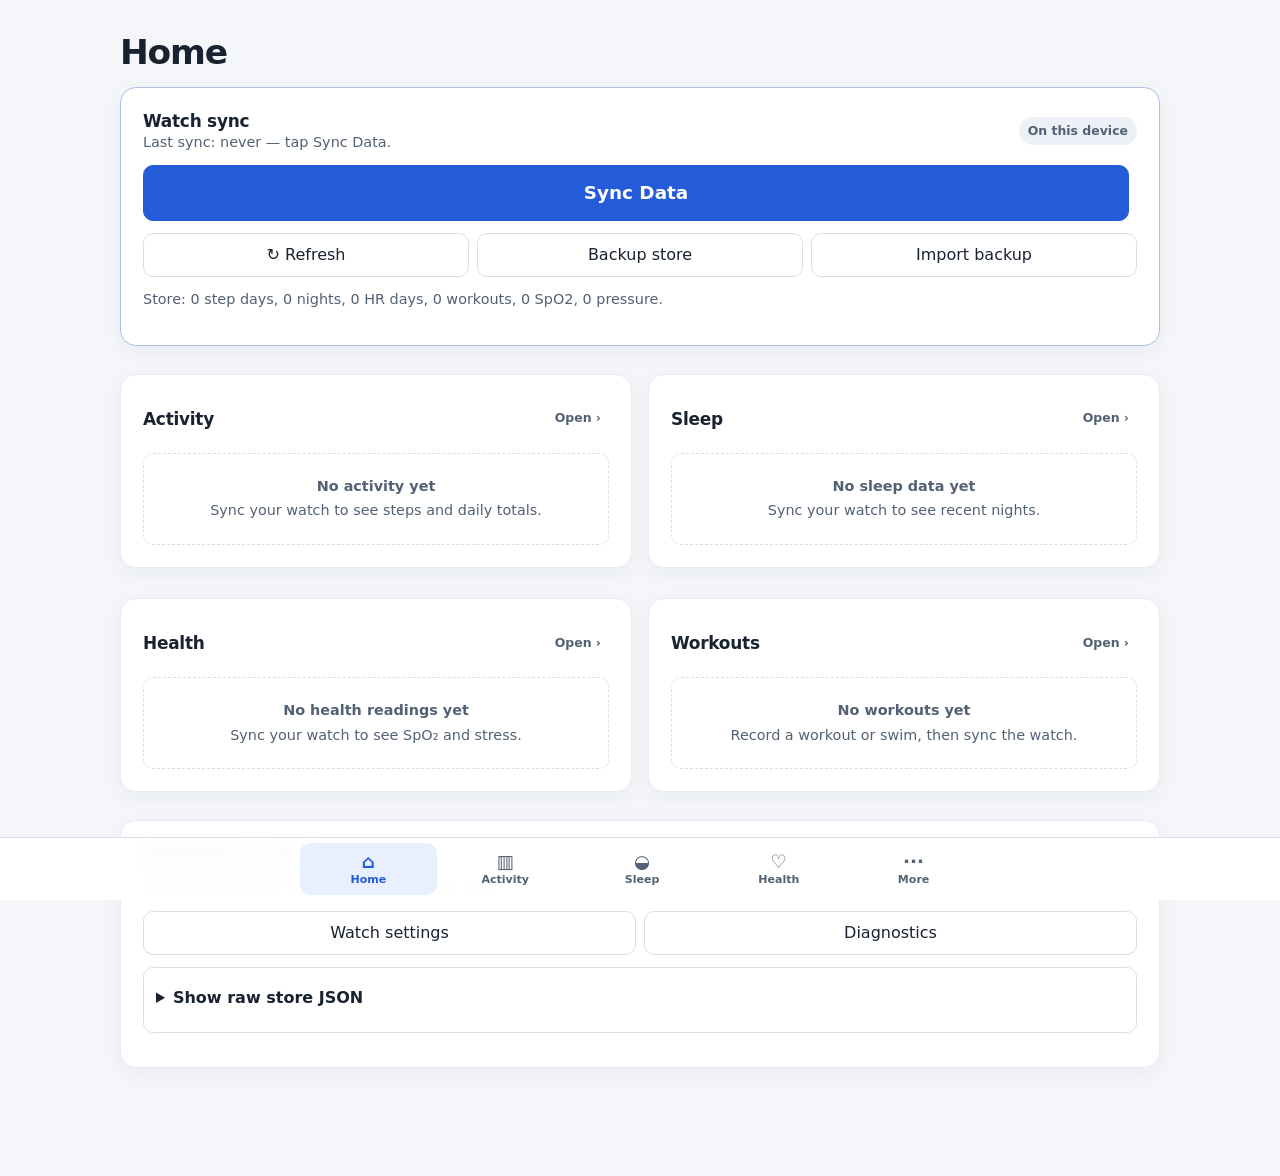
<file: webapp/index.html>
<!DOCTYPE html>
<html lang="en">
<head>
<meta charset="UTF-8">
<meta name="viewport" content="width=device-width, initial-scale=1.0">
<title>ID208 Home</title>
<link rel="stylesheet" href="app.css">
</head>
<body>
<h1>Home</h1>
<section class="hero-card">
  <div class="section-head"><div><h2>Watch sync</h2><div id="lastSync" class="muted">Last sync: loading…</div></div><span class="chip">On this device</span></div>
  <button id="btnSync" class="btn-primary">Sync Data</button>
  <p class="btn-row"><button id="btnRefresh" class="btn-sec" title="Refresh" aria-label="Refresh">↻ Refresh</button>
  <button id="btnBackup" class="btn-sec">Backup store</button>
  <label for="fileImport" class="btn btn-sec">Import backup</label>
  <input id="fileImport" type="file" accept=".json,.jsonl,.csv" style="display:none;"></p>
  <p id="status" class="muted" aria-live="polite"></p>
  <p id="storeStatus" class="muted"></p>
  <div id="syncBarWrap"><span class="spinner" id="syncSpinner" style="display:none;"></span>
  <span id="syncLabel">Idle</span><div id="syncBarOuter"><div id="syncBarInner"></div></div></div>
</section>
<div class="dashboard-grid">
<section id="secSteps"><div class="section-head"><h2>Activity</h2><a class="go" href="activity.html">Open ›</a></div><div class="body muted">Loading…</div></section>
<section id="secSleep"><div class="section-head"><h2>Sleep</h2><a class="go" href="sleep.html">Open ›</a></div><div class="body muted">Loading…</div></section>
<section id="secHealth"><div class="section-head"><h2>Health</h2><a class="go" href="health.html">Open ›</a></div><div class="body muted">Loading…</div></section>
<section id="secWorkouts"><div class="section-head"><h2>Workouts</h2><a class="go" href="workout.html">Open ›</a></div><div class="body muted">Loading…</div></section>
</div>
<section id="secDebug"><h2>Diagnostics & data</h2><p class="muted">Settings, advanced recovery, and raw store data.</p><p class="btn-row"><a class="btn" href="watch.html">Watch settings</a><a class="btn" href="diagnostics.html">Diagnostics</a></p><details><summary>Show raw store JSON</summary><pre id="debugDump" class="debug-dump"></pre></details></section>

<script>
// Load local scripts with the page's cache-bust token (?v=<epoch>). The skew
// banner's Force reload uses the same mechanism, so stale Chrome profiles
// cannot keep serving an old module.
(function () {
  var m = location.search.match(/[?&]v=([^&]+)/);
  var q = m ? '?v=' + m[1] : '';
  ['shell.js', 'store.js', 'ui.js', 'codec.js', 'transport.js', 'sync.js'].forEach(function (f) {
    document.write('<script src="' + f + q + '"><\/script>');
  });
})();
</script>
<script>
// Fail fast on file skew (e.g. new page + old ui.js): missing shared
// symbols halt here with an actionable banner instead of a silent hang.
(function checkAppFiles() {
  var need = ['Store', 'IDO.transport.connectAndSync', 'IDO.shell.refreshStoreStatus', 'emptyStateHTML',
    'fmtHM', 'sportName', 'num', 'esc', 'fmtDur', 'kmOrDash',
    'hrStats', 'downloadStoreBackup', 'importStoreFile'];
  IDO.shell.checkFiles(need);
})();
// Progress override: sync.js calls setProgress during macros; here it drives
// the spinner + thin step bar (paging rounds update the label; the bar moves
// per phase, so it can pause inside long loops — the spinner shows life).
function setProgress(done, total, label) {
  var el = document.getElementById('syncLabel');
  if (el) el.textContent = 'Syncing: ' + label + ' (' + done + '/' + total + ')';
  var bar = document.getElementById('syncBarInner');
  if (bar && total > 0) bar.style.width = Math.min(100, Math.round((done / total) * 100)) + '%';
}
function syncUiBusy(busy, label) {
  document.getElementById('btnSync').disabled = busy;
  document.getElementById('syncBarWrap').style.display = busy ? 'block' : 'none';
  document.getElementById('syncSpinner').style.display = busy ? 'inline-block' : 'none';
  if (!busy) document.getElementById('syncBarInner').style.width = '0%';
  if (label !== undefined) document.getElementById('syncLabel').textContent = label;
}
function statusLink(msg) {
  document.getElementById('status').innerHTML = esc(msg) +
    ' — <a href="diagnostics.html">open Diagnostics</a>.';
}
document.getElementById('btnSync').addEventListener('click', async function () {
  syncUiBusy(true, 'Connecting…');
  try {
    // autoSetup: a fresh/reset watch runs bind + auth instead of failing.
    await IDO.transport.connectAndSync({ autoSetup: true });
    document.getElementById('syncLabel').textContent = 'Sync done.';
  } catch (e) {
    document.getElementById('syncLabel').textContent = 'Sync failed.';
    statusLink('Sync failed (' + (e && e.message ? e.message : e) + ')');
  }
  syncUiBusy(false);
  render();
});
document.getElementById('btnBackup').addEventListener('click', async function () {
  try {
    await downloadStoreBackup();
    document.getElementById('status').textContent = 'Backup downloaded.';
  } catch (e) {
    statusLink('Backup failed (' + e + ')');
  }
});
document.getElementById('fileImport').addEventListener('change', async function (e) {
  var f = e.target.files && e.target.files[0];
  if (!f) return;
  try {
    var c = await importStoreFile(f);
    await render();
    document.getElementById('status').textContent = 'Imported steps ' + c.steps +
      ', sleep ' + c.sleep + ', HR ' + c.hr + ', workouts ' + c.workout +
      ', SpO2 ' + c.spo2 + ', pressure ' + c.pressure + '.';
  } catch (err) {
    statusLink('Import failed (' + (err && err.message ? err.message : err) + ')');
  }
  e.target.value = '';
});
async function renderLastSync() {
  var el = document.getElementById('lastSync');
  try {
    var r = await Store.get('last-sync', 'meta');
    if (r && r.payload && typeof r.payload.day === 'string') {
      var at = r.payload.at ? new Date(r.payload.at) : null;
      var when = at && !isNaN(at.getTime()) ? ' · ' + at.toLocaleString() : '';
      el.textContent = 'Last sync: ' + r.payload.day + when;
    } else {
      el.textContent = 'Last sync: never — tap Sync Data.';
    }
  } catch (e) {
    el.textContent = 'Last sync: unavailable (' + e + ')';
  }
}
// Latest value from a SpO2/stress record (older rows use t, newer tMin).
function lastSampleValue(p) {
  var samples = (p && p.samples) || [];
  for (var i = samples.length - 1; i >= 0; i--) {
    var v = samples[i] && samples[i].value;
    if (v !== undefined && v !== null) return v;
  }
  return null;
}
// Chart/format helpers live in ui.js (shared with detail pages).
async function render() {
  document.getElementById('status').textContent = 'Loading…';
  try {
    var steps = await Store.list('steps');
    var sleep = await Store.list('sleep');
    var workouts = await Store.list('workout');
    var hrByDate = {};
    try {
      var hrs = await Store.list('hr');
      hrs.forEach(function (r) { hrByDate[r.date] = r.payload; });
    } catch (e) {}

    // Activity: latest steps + kcal + BPM, linked to the 7-day page.
    if (steps.length) {
      var last = steps[steps.length - 1].payload;
      var hs = hrStats(hrByDate[last.date]);
      var bpmBit = hs ? ' · ' + hs.avg + ' bpm avg' +
        (hs.silent !== null && hs.silent !== '' ? ' (rest ' + hs.silent + ')' : '') : '';
      document.querySelector('#secSteps .body').innerHTML =
        '<div class="big">' + esc(num(last.steps)) + ' <span class="muted">steps · ' +
        esc(num(last.kcal, ' kcal')) + esc(bpmBit) + '</span></div>' +
        '<div class="muted">' + esc(last.date) + ' · ' + esc(kmOrDash(last.distance_m)) + '</div>';
    } else {
      document.querySelector('#secSteps .body').innerHTML = emptyStateHTML('No activity yet', 'Sync your watch to see steps and daily totals.');
    }

    // Sleep: last night only, linked to the week page.
    if (sleep.length) {
      var n0 = sleep[sleep.length - 1].payload;
      document.querySelector('#secSleep .body').innerHTML =
        '<div class="big">' + esc(fmtHM(n0.total_min)) + ' <span class="muted">' +
        esc(n0.night) + '</span></div>';
    } else {
      document.querySelector('#secSleep .body').innerHTML = emptyStateHTML('No sleep data yet', 'Sync your watch to see recent nights.');
    }

    // Health: latest SpO2 + stress reading, linked to the detail page.
    var spo2 = [], press = [];
    try { spo2 = await Store.list('spo2'); } catch (e) {}
    try { press = await Store.list('pressure'); } catch (e) {}
    if (spo2.length || press.length) {
      var spRec = spo2.length ? spo2[spo2.length - 1].payload : null;
      var prRec = press.length ? press[press.length - 1].payload : null;
      var bits = [];
      var spVal = lastSampleValue(spRec);
      if (spVal !== null) bits.push(spVal + '% SpO2');
      var prVal = lastSampleValue(prRec);
      if (prVal !== null) bits.push('stress ' + prVal);
      var healthDate = (spRec && spRec.date) || (prRec && prRec.date) || '';
      document.querySelector('#secHealth .body').innerHTML =
        '<div class="big">' + esc(bits.length ? bits.join(' · ') : '—') + '</div>' +
        '<div class="muted">' + esc(healthDate) + '</div>';
    } else {
      document.querySelector('#secHealth .body').innerHTML = emptyStateHTML('No health readings yet', 'Sync your watch to see SpO₂ and stress.');
    }

    // Workouts: most recent only, linked to the full list.
    if (workouts.length) {
      var w = workouts[workouts.length - 1].payload;
      var workoutHr = [w.avgHr, w.maxHr, w.minHr].some(function (v) { return Number(v) > 0; }) ?
        ' · HR ' + esc(num(w.avgHr)) + '/' + esc(num(w.maxHr)) + '/' + esc(num(w.minHr)) : '';
      var swimNote = w.kind === 'swim' ? ' · ' + (Number(w.laps) === 0 ? 'No laps recorded' : esc(num(w.laps, ' laps'))) : '';
      document.querySelector('#secWorkouts .body').innerHTML =
        '<div class="big">' + esc(sportName(w)) + ' <span class="muted">' + esc(w.date || '') + ' · ' +
        esc(num(w.kcal)) + ' kcal</span></div>' +
        '<div class="muted">' + esc(fmtDur(w.durationsS || 0)) +
        (w.distanceM ? ' · ' + esc(kmOrDash(w.distanceM)) : '') +
        workoutHr + swimNote + '</div>';
    } else {
      document.querySelector('#secWorkouts .body').innerHTML = emptyStateHTML('No workouts yet', 'Record a workout or swim, then sync the watch.');
    }

    document.getElementById('status').textContent = '';
    document.getElementById('debugDump').textContent = JSON.stringify({
      steps: steps, sleep: sleep, workouts: workouts, spo2: spo2, pressure: press,
    }, null, 1).slice(0, 20000);
    renderLastSync();
    IDO.shell.refreshStoreStatus();
  } catch (e) {
    statusLink('Store unavailable (' + e + ')');
  }
}
document.getElementById('btnRefresh').addEventListener('click', render);
render();
</script>
<nav class="tabs"></nav>
</body>
</html>
</file>
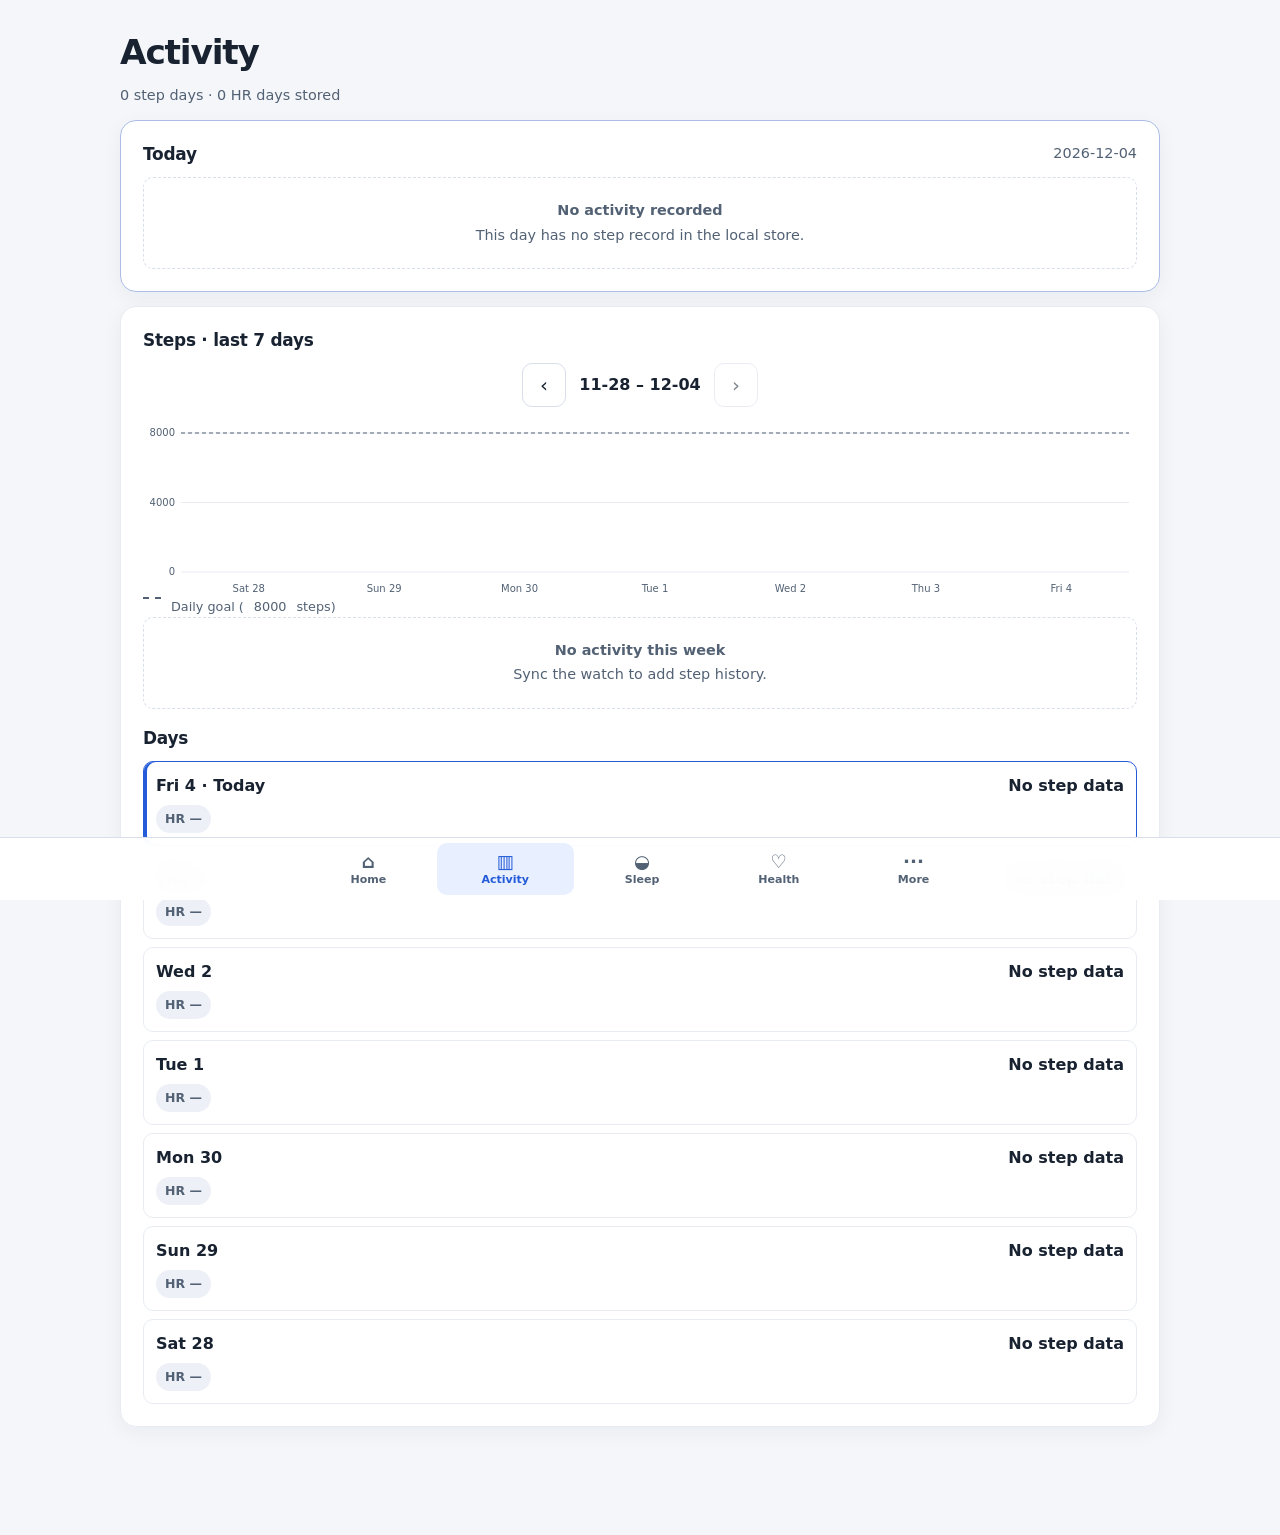
<file: webapp/activity.html>
<!DOCTYPE html>
<html lang="en">
<head>
<meta charset="UTF-8">
<meta name="viewport" content="width=device-width, initial-scale=1.0">
<title>ID208 Activity</title>
<link rel="stylesheet" href="app.css">
</head>
<body>
<h1>Activity</h1>
<p id="status" class="muted" aria-live="polite"></p>

<section id="secHero" class="hero-card">
  <div class="section-head"><h2 id="heroTitle">Daily activity</h2><span id="heroDate" class="muted"></span></div>
  <div id="heroBody" class="muted">Loading activity…</div>
</section>

<section id="secActivity">
  <div class="section-head"><h2>Steps · last 7 days</h2></div>
  <div class="pager">
    <button id="btnPrevW" title="Previous 7 days" aria-label="Previous 7 days">‹</button>
    <span id="rangeLabel" class="month-label"></span>
    <button id="btnNextW" title="Next 7 days" aria-label="Next 7 days">›</button>
  </div>
  <div class="chart-wrap"><canvas id="chActivity" aria-label="Daily steps chart"></canvas></div>
  <div class="chart-legend"><span class="goal-line-key"></span> Daily goal (<span id="goalLegend"></span> steps)</div>
  <div id="weekAvg" class="muted"></div>
  <h2 style="margin-top:18px">Days</h2>
  <div class="body history-list" aria-live="polite">Loading…</div>
</section>

<script>
(function () {
  var m = location.search.match(/[?&]v=([^&]+)/);
  var q = m ? '?v=' + m[1] : '';
  ['shell.js', 'store.js', 'ui.js'].forEach(function (f) {
    document.write('<script src="' + f + q + '"><\/script>');
  });
})();
</script>
<script>
(function checkAppFiles() {
  var need = ['Store', 'barChart', 'goalRingSVG', 'emptyStateHTML', 'esc', 'num', 'kmOrDash',
    'hrStats', 'addDays', 'parseDay', 'DEFAULT_GOALS', 'todayStr'];
  IDO.shell.checkFiles(need);
})();
var STEPS = [], HRMAP = {}, GOALS = DEFAULT_GOALS, END = todayStr(), SELECTED = END;
var DAY_NAMES = ['Sun', 'Mon', 'Tue', 'Wed', 'Thu', 'Fri', 'Sat'];
function dayShort(ds) {
  var d = parseDay(ds);
  return DAY_NAMES[d.getDay()] + ' ' + d.getDate();
}
function dayMap() {
  var map = {};
  STEPS.forEach(function (r) { map[r.date] = r.payload; });
  return map;
}
function renderHero() {
  var map = dayMap(), s = map[SELECTED], hr = hrStats(HRMAP[SELECTED]);
  document.getElementById('heroDate').textContent = SELECTED;
  document.getElementById('heroTitle').textContent = SELECTED === todayStr() ? 'Today' : 'Daily activity';
  if (!s) {
    document.getElementById('heroBody').innerHTML = emptyStateHTML('No activity recorded', 'This day has no step record in the local store.');
    return;
  }
  var steps = Number(s.steps) || 0;
  document.getElementById('heroBody').innerHTML =
    '<div class="goal-hero"><div><div class="stat-label">Steps</div><div class="big metric-steps">' + esc(num(s.steps)) +
    '</div><div class="chip-row" style="margin-top:10px"><span class="chip ' + (steps >= GOALS.steps ? 'ok' : 'accent') + '">' +
    (steps >= GOALS.steps ? 'Goal reached' : esc(num(GOALS.steps - steps)) + ' to goal') + '</span></div></div>' +
    goalRingSVG(steps, GOALS.steps, { label: 'Steps goal', center: Math.round(Math.min(steps / Math.max(1, GOALS.steps), 1) * 100) + '%' }) + '</div>' +
    '<div class="stat-grid cols-4">' +
    '<div class="stat-tile"><span class="stat-label">Calories</span><span class="stat-value metric-kcal">' + esc(num(s.kcal, ' kcal')) + '</span><span class="muted">goal ' + esc(num(GOALS.kcal)) + '</span></div>' +
    '<div class="stat-tile"><span class="stat-label">Distance</span><span class="stat-value">' + esc(kmOrDash(s.distance_m)) + '</span></div>' +
    '<div class="stat-tile"><span class="stat-label">Avg heart rate</span><span class="stat-value metric-hr">' + esc(hr ? num(hr.avg, ' bpm') : '—') + '</span><span class="muted">' + (hr ? esc(hr.min + '–' + hr.max + ' bpm') : 'No samples') + '</span></div>' +
    '<div class="stat-tile"><span class="stat-label">Resting HR</span><span class="stat-value">' + esc(hr && hr.silent !== null && hr.silent !== '' ? num(hr.silent, ' bpm') : '—') + '</span></div>' +
    '</div>';
}
function renderWeek() {
  var map = dayMap(), daysAsc = [];
  for (var i = 6; i >= 0; i--) daysAsc.push(addDays(END, -i));
  var start = daysAsc[0];
  document.getElementById('rangeLabel').textContent = start.slice(5) + ' – ' + END.slice(5);
  document.getElementById('btnNextW').disabled = END >= todayStr();
  if (daysAsc.indexOf(SELECTED) < 0) SELECTED = END;
  document.getElementById('goalLegend').textContent = GOALS.steps;
  barChart('chActivity', daysAsc.map(dayShort), daysAsc.map(function (d) {
    return (map[d] && Number(map[d].steps)) || 0;
  }), { goal: GOALS.steps, max: GOALS.steps, goalLabel: false, labelEvery: 1 });
  var rows = daysAsc.slice().reverse().map(function (ds) {
    var s = map[ds], bpm = hrStats(HRMAP[ds]), selected = ds === SELECTED ? ' selected' : '';
    var steps = s ? Number(s.steps) || 0 : 0;
    var goal = s && steps >= GOALS.steps ? '<span class="chip ok">Goal met</span>' : '';
    return '<button type="button" class="day-row' + selected + '" data-date="' + ds + '" aria-pressed="' + (ds === SELECTED) + '">' +
      '<span class="row-top"><span class="row-title">' + esc(dayShort(ds)) + (ds === todayStr() ? ' · Today' : '') + '</span><span class="row-value">' +
      (s ? esc(num(s.steps)) + ' steps' : 'No step data') + '</span></span><span class="row-meta">' + goal +
      (s ? '<span class="chip">' + esc(num(s.kcal, ' kcal')) + '</span><span class="chip">' + esc(kmOrDash(s.distance_m)) + '</span>' : '') +
      '<span class="chip">HR ' + esc(bpm ? bpm.avg + ' (' + bpm.min + '–' + bpm.max + ')' : '—') + '</span></span></button>';
  }).join('');
  document.querySelector('#secActivity .body').innerHTML = rows || emptyStateHTML('No days to show', '');
  var withData = daysAsc.filter(function (d) { return map[d]; });
  if (withData.length) {
    var tSteps = 0, tKcal = 0, nKcal = 0;
    withData.forEach(function (d) {
      tSteps += Number(map[d].steps) || 0;
      if (map[d].kcal !== undefined && map[d].kcal !== null && map[d].kcal !== '') { tKcal += Number(map[d].kcal) || 0; nKcal++; }
    });
    document.getElementById('weekAvg').innerHTML = '<div class="chip-row"><span class="chip">Avg ' + Math.round(tSteps / withData.length) + ' steps/day</span>' +
      (nKcal ? '<span class="chip">' + Math.round(tKcal / nKcal) + ' kcal/day</span>' : '') +
      '<a class="chip" href="watch.html">Goals: ' + esc(num(GOALS.steps)) + ' steps / ' + esc(num(GOALS.kcal)) + ' kcal · edit</a></div>';
  } else {
    document.getElementById('weekAvg').innerHTML = emptyStateHTML('No activity this week', 'Sync the watch to add step history.');
  }
  renderHero();
}
async function render() {
  try {
    STEPS = await Store.list('steps');
    try {
      var hrs = await Store.list('hr');
      HRMAP = {};
      hrs.forEach(function (r) { HRMAP[r.date] = r.payload; });
    } catch (e) { HRMAP = {}; }
    try {
      var grec = await Store.get('goals', 'settings');
      if (grec && grec.payload) GOALS = grec.payload;
    } catch (e) {}
    END = todayStr();
    SELECTED = END;
    renderWeek();
    document.getElementById('status').textContent = STEPS.length + ' step days · ' + Object.keys(HRMAP).length + ' HR days stored';
  } catch (e) {
    document.getElementById('status').textContent = 'Store unavailable: ' + e;
  }
}
document.getElementById('btnPrevW').addEventListener('click', function () { END = addDays(END, -7); SELECTED = END; renderWeek(); });
document.getElementById('btnNextW').addEventListener('click', function () {
  var next = addDays(END, 7); END = next > todayStr() ? todayStr() : next; SELECTED = END; renderWeek();
});
document.querySelector('#secActivity .body').addEventListener('click', function (event) {
  var row = event.target.closest && event.target.closest('.day-row');
  if (!row) return;
  SELECTED = row.getAttribute('data-date'); renderWeek();
});
render();
</script>
<nav class="tabs"></nav>
</body>
</html>
</file>
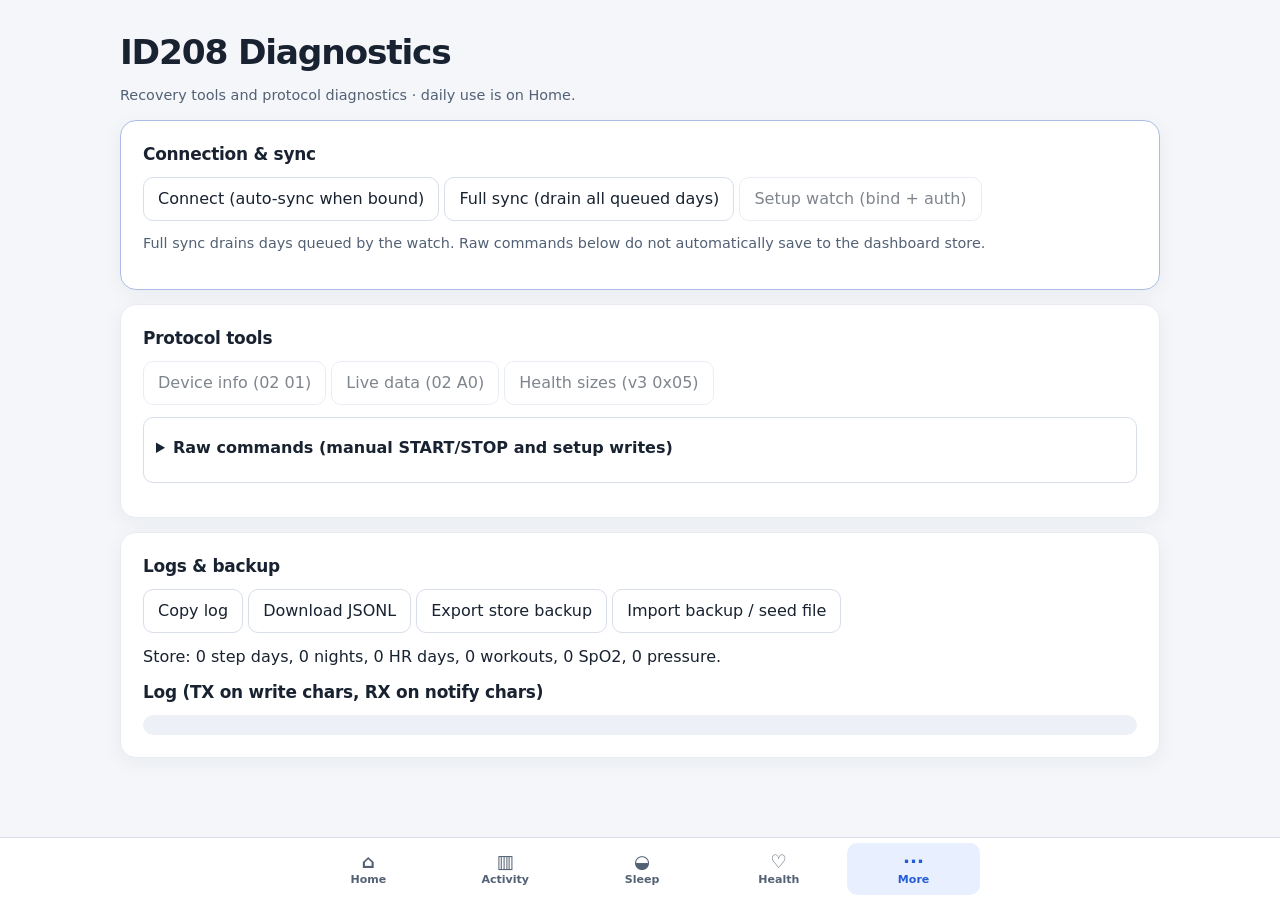
<file: webapp/diagnostics.html>
<!DOCTYPE html>
<html lang="en">
<head>
<meta charset="UTF-8">
<meta name="viewport" content="width=device-width, initial-scale=1.0">
<title>ID208 Diagnostics</title>
<link rel="stylesheet" href="app.css">
</head>
<body>
<h1>ID208 Diagnostics</h1>
<p class="muted">Recovery tools and protocol diagnostics · daily use is on Home.</p>
<section class="hero-card"><h2>Connection & sync</h2>
<button id="btnConnect">Connect (auto-sync when bound)</button>
<button id="btnSyncAll">Full sync (drain all queued days)</button>
<button id="btnSetupAuto" disabled>Setup watch (bind + auth)</button>
<p class="muted">Full sync drains days queued by the watch. Raw commands below do not automatically save to the dashboard store.</p>
</section>
<section><h2>Protocol tools</h2>
<p>
<button id="btnInfo" disabled>Device info (02 01)</button>
<button id="btnLive" disabled>Live data (02 A0)</button>
<button id="btnSizes" disabled>Health sizes (v3 0x05)</button>
</p>
<details>
<summary>Raw commands (manual START/STOP and setup writes)</summary>
<p><b>Health records:</b> pair each START with its matching STOP.
Manual pulls show decoded text here but do not save to the dashboard store
(use Full sync or the workout STOP).</p>
<p>
<button id="btnSport" disabled>Sport START (type 08)</button>
<button id="btnSportStop" disabled>Sport STOP (type 08)</button>
<button id="btnSleep" disabled>Sleep START (type 07)</button>
<button id="btnSleepStop" disabled>Sleep STOP (type 07)</button>
<button id="btnHr" disabled>HR START (type 03)</button>
<button id="btnHrStop" disabled>HR STOP (type 03)</button>
</p>
<p>
<button id="btnWorkout" disabled>Workout START (type 04)</button>
<button id="btnWorkoutStop" disabled>Workout STOP (type 04, saves)</button>
<button id="btnSwim" disabled>Swim START (type 06)</button>
<button id="btnSwimStop" disabled>Swim STOP (type 06)</button>
<button id="btnSpo2" disabled>SpO2 START (type 01)</button>
<button id="btnSpo2Stop" disabled>SpO2 STOP (type 01)</button>
<button id="btnPress" disabled>Pressure START (type 02)</button>
<button id="btnPressStop" disabled>Pressure STOP (type 02)</button>
</p>
<p><b>Setup / writes:</b> a fresh reset (QR screen) is handled by
<b>Setup watch</b> above — it sends bind + 04 05 auth, no tap needed.</p>
<p>
<button id="btnBind" disabled>Bind (04 01)</button>
<button id="btnTime" disabled>Set time (phone clock)</button>
<button id="btnUser" disabled>User info</button>
<button id="btnUnbind" disabled>Unbind (04 02)</button>
<button id="btnAuth" disabled>Auth (04 05)</button>
</p>
<p>
<button id="btnAutoOff" disabled>Auto-detect OFF</button>
<button id="btnAutoWalkRun" disabled>Auto-detect walk+run</button>
</p>
<p>
<button id="btnWaterOn" disabled>Drink water ON (03 60)</button>
<button id="btnWaterOff" disabled>Drink water OFF (03 60)</button>
</p>
<p>
<button id="btnWashOn" disabled>Wash hands ON (03 55)</button>
<button id="btnWashOff" disabled>Wash hands OFF (03 55)</button>
</p>
</details>
 </section>
<section><h2>Logs & backup</h2>
<button id="btnCopy">Copy log</button>
<button id="btnJsonl">Download JSONL</button>
<button id="btnStoreExport">Export store backup</button>
<label for="fileStoreImport" class="btn">Import backup / seed file</label>
<input id="fileStoreImport" type="file" accept=".json,.jsonl,.csv" style="display:none;">
<p id="storeStatus">Store: unknown (open the page in Chrome; counts appear after pulls).</p>
<p id="events"></p>
<p id="decoded"></p>
<h2>Log (TX on write chars, RX on notify chars)</h2>
<div id="log"></div>
</section>
<script>
// Cache-bust every local script when the page has ?v=<epoch> (see index.html).
(function () {
  var m = location.search.match(/[?&]v=([^&]+)/);
  var q = m ? '?v=' + m[1] : '';
  ['shell.js', 'store.js', 'ui.js', 'codec.js', 'transport.js', 'sync.js'].forEach(function (f) {
    document.write('<script src="' + f + q + '"><\/script>');
  });
})();
</script>
<script>
// Fail fast on file skew (new page + old module): halt with an
// actionable banner instead of half-wired buttons that fail silently.
(function checkAppFiles() {
  var need = ['Store', 'IDO.transport.connectAndSync', 'IDO.transport.ensureLink',
    'IDO.sync.setupAuto', 'IDO.sync.syncAll', 'IDO.transport.wr',
    'IDO.codec.buildV3Start04', 'IDO.codec.buildV3Stop04', 'IDO.codec.buildV3Sizes05',
    'IDO.codec.buildBindStart', 'IDO.codec.buildBindStop', 'IDO.codec.buildSetTimeNow',
    'IDO.codec.buildUserInfoSample', 'IDO.codec.buildBindAuthPacket',
    'IDO.codec.buildAutoActivity', 'IDO.codec.buildDrinkWater',
    'IDO.codec.buildWashHands', 'IDO.sync.saveCaptured',
    'IDO.shell.refreshStoreStatus', 'IDO.transport.wait', 'todayStr'];
  IDO.shell.checkFiles(need);
})();
var T = IDO.transport, C = IDO.codec, S = IDO.sync, H = IDO.shell;
// Page wiring: codec/transport/sync hold all protocol code; here only DOM bindings.
PAGE_BASIC_BUTTONS = ['btnInfo', 'btnLive', 'btnSetupAuto'];
PAGE_FULL_BUTTONS = ['btnSizes', 'btnSport', 'btnSleep', 'btnSportStop', 'btnSleepStop',
  'btnHr', 'btnHrStop', 'btnBind', 'btnTime', 'btnUser', 'btnUnbind', 'btnAuth',
  'btnWorkout', 'btnWorkoutStop', 'btnSwim', 'btnSwimStop', 'btnSpo2', 'btnSpo2Stop',
  'btnPress', 'btnPressStop', 'btnAutoOff', 'btnAutoWalkRun',
  'btnWaterOn', 'btnWaterOff', 'btnWashOn', 'btnWashOff'];
document.getElementById('btnConnect').addEventListener('pointerup', function () {
  T.connectAndSync().then(null, function () {});
});
document.getElementById('btnSyncAll').addEventListener('pointerup', function () {
  T.ensureLink().then(function () { S.syncAll(); }, function () {});
});
document.getElementById('btnSetupAuto').addEventListener('pointerup', function () { S.setupAuto(); });
document.getElementById('btnInfo').addEventListener('pointerup', function () { T.wr(T.writeChar, '0x0AF6', new Uint8Array([0x02, 0x01])); });
document.getElementById('btnLive').addEventListener('pointerup', function () { T.wr(T.writeChar, '0x0AF6', new Uint8Array([0x02, 0xA0])); });
document.getElementById('btnSizes').addEventListener('pointerup', function () { T.wr(T.healthWriteChar, '0x0AF1', C.buildV3Sizes05()); });
document.getElementById('btnSport').addEventListener('pointerup', function () { T.wr(T.writeChar, '0x0AF6', C.buildV3Start04(8, 0)); });
document.getElementById('btnSleep').addEventListener('pointerup', function () { T.wr(T.writeChar, '0x0AF6', C.buildV3Start04(7, 0)); });
document.getElementById('btnSportStop').addEventListener('pointerup', function () { T.wr(T.writeChar, '0x0AF6', C.buildV3Stop04(8)); });
document.getElementById('btnSleepStop').addEventListener('pointerup', function () { T.wr(T.writeChar, '0x0AF6', C.buildV3Stop04(7)); });
document.getElementById('btnHr').addEventListener('pointerup', function () { T.wr(T.writeChar, '0x0AF6', C.buildV3Start04(3, 0)); });
document.getElementById('btnHrStop').addEventListener('pointerup', function () { T.wr(T.writeChar, '0x0AF6', C.buildV3Stop04(3)); });
document.getElementById('btnBind').addEventListener('pointerup', function () { T.wr(T.writeChar, '0x0AF6', C.buildBindStart()); });
document.getElementById('btnTime').addEventListener('pointerup', function () { T.wr(T.writeChar, '0x0AF6', C.buildSetTimeNow()); });
document.getElementById('btnUser').addEventListener('pointerup', function () { T.wr(T.writeChar, '0x0AF6', C.buildUserInfoSample()); });
document.getElementById('btnUnbind').addEventListener('pointerup', function () { T.wr(T.writeChar, '0x0AF6', C.buildBindStop()); });
document.getElementById('btnAuth').addEventListener('pointerup', function () { var p = C.buildBindAuthPacket(); if (p) T.wr(T.writeChar, '0x0AF6', p); });
document.getElementById('btnWorkout').addEventListener('pointerup', function () { T.wr(T.writeChar, '0x0AF6', C.buildV3Start04(4, 0)); });
document.getElementById('btnWorkoutStop').addEventListener('pointerup', async function () {
  await T.wr(T.writeChar, '0x0AF6', C.buildV3Stop04(4));
  await T.wait(3000);
  await S.saveCaptured('workout ' + todayStr());
});
document.getElementById('btnSwim').addEventListener('pointerup', function () { T.wr(T.writeChar, '0x0AF6', C.buildV3Start04(6, 0)); });
document.getElementById('btnSwimStop').addEventListener('pointerup', function () { T.wr(T.writeChar, '0x0AF6', C.buildV3Stop04(6)); });
document.getElementById('btnSpo2').addEventListener('pointerup', function () { T.wr(T.writeChar, '0x0AF6', C.buildV3Start04(1, 0)); });
document.getElementById('btnSpo2Stop').addEventListener('pointerup', function () { T.wr(T.writeChar, '0x0AF6', C.buildV3Stop04(1)); });
document.getElementById('btnPress').addEventListener('pointerup', function () { T.wr(T.writeChar, '0x0AF6', C.buildV3Start04(2, 0)); });
document.getElementById('btnPressStop').addEventListener('pointerup', function () { T.wr(T.writeChar, '0x0AF6', C.buildV3Stop04(2)); });
document.getElementById('btnAutoOff').addEventListener('pointerup', function () { T.wr(T.writeChar, '0x0AF6', C.buildAutoActivity(null)); });
document.getElementById('btnAutoWalkRun').addEventListener('pointerup', function () { T.wr(T.writeChar, '0x0AF6', C.buildAutoActivity([1, 1])); });
document.getElementById('btnWaterOn').addEventListener('pointerup', function () { T.wr(T.writeChar, '0x0AF6', C.buildDrinkWater(true)); });
document.getElementById('btnWaterOff').addEventListener('pointerup', function () { T.wr(T.writeChar, '0x0AF6', C.buildDrinkWater(false)); });
document.getElementById('btnWashOn').addEventListener('pointerup', function () { T.wr(T.writeChar, '0x0AF6', C.buildWashHands(true)); });
document.getElementById('btnWashOff').addEventListener('pointerup', function () { T.wr(T.writeChar, '0x0AF6', C.buildWashHands(false)); });
document.getElementById('btnCopy').addEventListener('pointerup', function () {
  var text = document.getElementById('log').textContent;
  function fallback() {
    var ta = document.createElement('textarea');
    ta.value = text;
    document.body.appendChild(ta);
    ta.select();
    try { document.execCommand('copy'); H.log('log copied (fallback)'); }
    catch (e) { H.log('Copy failed: long-press the log, Select all, Copy. ' + e); }
    document.body.removeChild(ta);
  }
  if (navigator.clipboard && navigator.clipboard.writeText) {
    navigator.clipboard.writeText(text).then(function () { H.log('log copied'); }, function () { fallback(); });
  } else { fallback(); }
});
document.getElementById('btnJsonl').addEventListener('pointerup', function () {
  var blob = new Blob([T.lines.map(function (l) { return JSON.stringify(l); }).join('\n')], { type: 'application/jsonl' });
  var a = document.createElement('a');
  a.href = URL.createObjectURL(blob); a.download = 'health-capture.jsonl'; a.click();
});
document.getElementById('btnStoreExport').addEventListener('pointerup', function () {
  Store.exportJSON().then(function (text) {
    var blob = new Blob([text], { type: 'application/json' });
    var a = document.createElement('a');
    a.href = URL.createObjectURL(blob); a.download = 'id208-store-backup.json'; a.click();
    H.log('Store backup downloaded.');
  }, function (e) { H.log('Store export failed: ' + e); });
});
document.getElementById('fileStoreImport').addEventListener('change', function (e) {
  var f = e.target.files && e.target.files[0];
  if (!f) return;
  var rd = new FileReader();
  rd.onload = function () {
    Store.importText(rd.result).then(
      function (c) {
        H.log('Import: steps ' + c.steps + ', sleep ' + c.sleep +
          ', hr ' + c.hr + ', workouts ' + c.workout +
          ', spo2 ' + c.spo2 + ', pressure ' + c.pressure + '.');
        H.refreshStoreStatus();
      },
      function (err) { H.log('Import failed: ' + err.message); });
  };
  rd.readAsText(f);
  e.target.value = '';
});
if (typeof Store !== 'undefined') H.refreshStoreStatus();
else document.getElementById('storeStatus').textContent = 'store.js not found next to diagnostics.html — keep both files together.';
</script>
<nav class="tabs"></nav>
</body>
</html>
</file>
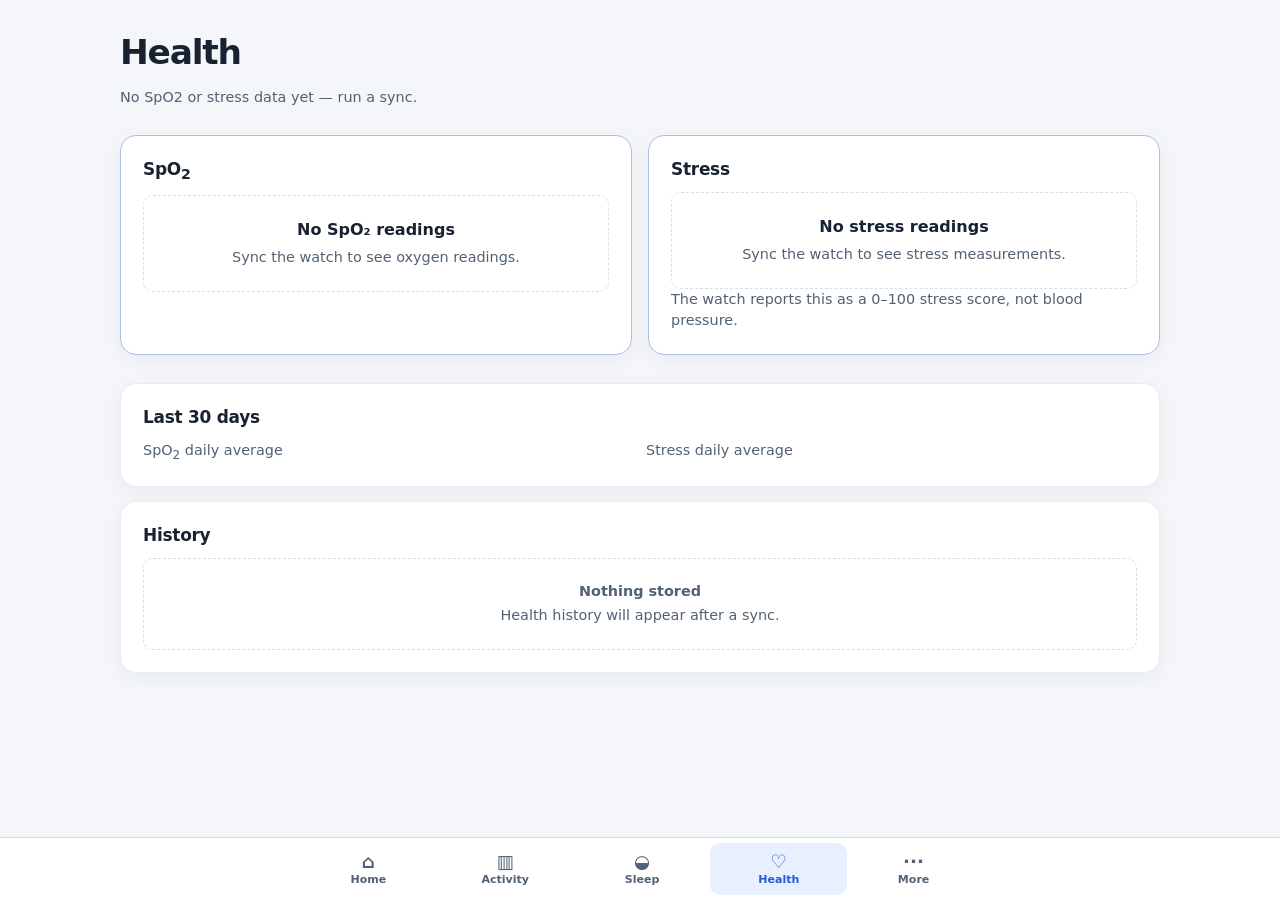
<file: webapp/health.html>
<!DOCTYPE html>
<html lang="en">
<head>
<meta charset="UTF-8">
<meta name="viewport" content="width=device-width, initial-scale=1.0">
<title>ID208 Health</title>
<link rel="stylesheet" href="app.css">
</head>
<body>
<h1>Health</h1>
<p><span id="status" class="muted"></span></p>

<div class="detail-grid">
<section id="secSpo2" class="hero-card">
  <h2>SpO<sub>2</sub> <span id="spo2Date" class="muted"></span></h2>
  <div id="spo2Latest">Loading…</div>
  <canvas id="chSpo2" aria-label="SpO2 readings by time of day"></canvas>
</section>

<section id="secStress" class="hero-card">
  <h2>Stress <span id="stressDate" class="muted"></span></h2>
  <div id="stressLatest">Loading…</div>
  <canvas id="chStress" aria-label="Stress readings by time of day"></canvas>
  <div class="muted">The watch reports this as a 0–100 stress score, not blood pressure.</div>
</section>
</div>

<section id="secTrend">
  <h2>Last 30 days</h2>
  <div class="chart-duo">
    <div><div class="muted">SpO<sub>2</sub> daily average</div><canvas id="chSpo2Trend" aria-label="30-day SpO2 trend"></canvas></div>
    <div><div class="muted">Stress daily average</div><canvas id="chStressTrend" aria-label="30-day stress trend"></canvas></div>
  </div>
  <div id="trendNote" class="muted"></div>
</section>

<section id="secHistory" class="history">
  <h2>History</h2>
  <div id="dayList" class="history-list muted">Loading…</div>
</section>
<script>
// Cache-bust every local script when the page has ?v=<epoch> (see index.html).
(function () {
  var m = location.search.match(/[?&]v=([^&]+)/);
  var q = m ? '?v=' + m[1] : '';
  ['shell.js', 'store.js', 'ui.js'].forEach(function (f) {
    document.write('<script src="' + f + q + '"><\/script>');
  });
})();
</script>
<script>
// Fail fast on file skew (see index.html): banner + fresh reload instead of silent hang.
(function checkAppFiles() {
  var need = ['Store', 'lineChart', 'setupCanvas', 'emptyStateHTML', 'uiColor', 'esc', 'num', 'fmtMinutes',
    'todayStr', 'addDays'];
  IDO.shell.checkFiles(need);
})();

var SPO2 = [], STRESS = [], SEL = '', WINDOW = 30;

function payloadOf(r) { return (r && r.payload) || {}; }
function byDate(rows) {
  var map = {};
  rows.forEach(function (r) {
    var p = payloadOf(r);
    if (p.date) map[p.date] = p;
  });
  return map;
}
// Types 01/02 store minutes since midnight; pre-rename rows used startS/t.
function sampleTime(s) {
  if (!s || typeof s !== 'object') return null;
  return s.tMin !== undefined ? s.tMin : s.t;
}
function valuesOf(p) {
  return ((p && p.samples) || []).map(function (s) {
    return Number(s && s.value);
  }).filter(function (v) { return isFinite(v); });
}
function seriesOf(p) {
  var values = [], times = [];
  ((p && p.samples) || []).forEach(function (sample) {
    var value = Number(sample && sample.value), time = sampleTime(sample);
    if (!isFinite(value)) return;
    values.push(value);
    times.push(time !== null && time !== undefined && time !== '' && isFinite(Number(time)) ? Number(time) : null);
  });
  return { values: values, times: times };
}
function summaryOf(p) {
  var vals = valuesOf(p);
  if (!vals.length) return null;
  var sum = 0, mn = vals[0], mx = vals[0];
  vals.forEach(function (v) { sum += v; if (v < mn) mn = v; if (v > mx) mx = v; });
  var times = ((p && p.samples) || []).map(sampleTime)
    .filter(function (t) { return t !== null && t !== undefined && t !== '' && isFinite(Number(t)); });
  return {
    n: vals.length, avg: Math.round(sum / vals.length), min: mn, max: mx,
    last: vals[vals.length - 1],
    firstTime: times.length ? times[0] : null,
    lastTime: times.length ? times[times.length - 1] : null,
  };
}
function cardHTML(s, unit, record, chartId) {
  var chart = document.getElementById(chartId);
  if (!s) {
    chart.style.display = 'none';
    return emptyStateHTML('No readings for this day', 'No measurements were saved for the selected date.');
  }
  var when = 'at ' + fmtMinutes(s.lastTime) + ' · ' + s.n +
    (s.n === 1 ? ' reading' : ' readings');
  if (s.firstTime !== null && s.firstTime !== s.lastTime) {
    when += ' · ' + fmtMinutes(s.firstTime) + ' → ' + fmtMinutes(s.lastTime);
  }
  var metric = unit === '%' ? 'spo2' : 'stress';
  var series = seriesOf(record);
  if (series.values.length > 1 && series.times.every(function (t) { return t !== null; })) {
    chart.style.display = 'block';
    lineChart(chartId, series.values, metric === 'spo2' ? 80 : 0, 100, {
      times: series.times, timeRange: [0, 1440], timeLabels: ['00:00', '06:00', '12:00', '18:00', '24:00'],
      color: uiColor(metric === 'spo2' ? '--spo2' : '--stress', metric === 'spo2' ? '#087e8b' : '#7c3aed'), fill: true,
    });
  } else {
    chart.style.display = 'none';
  }
  return '<div class="goal-hero"><div><span class="stat-label">Latest reading</span><div class="big metric-' + metric + '">' + esc(s.last) +
    ' <span class="muted">' + esc(unit) + '</span></div><div class="chip-row" style="margin-top:8px"><span class="chip accent">' +
    esc(fmtMinutes(s.lastTime)) + '</span><span class="chip">' + s.n + (s.n === 1 ? ' reading' : ' readings') + '</span></div></div></div>' +
    '<div class="stat-grid"><div class="stat-tile"><span class="stat-label">Daily average</span><span class="stat-value">' + esc(s.avg) + esc(unit) + '</span></div>' +
    '<div class="stat-tile"><span class="stat-label">Range</span><span class="stat-value">' + esc(s.min) + '–' + esc(s.max) + esc(unit) + '</span></div></div>' +
    '<div class="chart-legend">Intraday readings · local watch time (00:00–24:00)</div>';
}
// Hide a chart that cannot say anything: one point is a fact, not a trend.
function plot(id, values, options, lo, hi) {
  var el = document.getElementById(id);
  if (values.filter(function (v) { return v !== null && isFinite(v); }).length > 1) {
    el.style.display = 'block';
    lineChart(id, values, lo, hi, options);
  } else {
    el.style.display = 'none';
  }
}
function dayCell(s) {
  if (!s) return '<span class="muted">—</span>';
  return esc(s.avg) + ' <span class="muted">(' + s.n + ')</span>';
}
function render() {
  var spo2 = byDate(SPO2), stress = byDate(STRESS);
  var seen = {};
  Object.keys(spo2).forEach(function (d) { seen[d] = 1; });
  Object.keys(stress).forEach(function (d) { seen[d] = 1; });
  var days = Object.keys(seen).sort().reverse();
  if (!days.length) {
    document.getElementById('status').textContent =
      'No SpO2 or stress data yet — run a sync.';
    document.getElementById('spo2Latest').innerHTML = emptyStateHTML('No SpO₂ readings', 'Sync the watch to see oxygen readings.');
    document.getElementById('stressLatest').innerHTML = emptyStateHTML('No stress readings', 'Sync the watch to see stress measurements.');
    document.getElementById('dayList').innerHTML = emptyStateHTML('Nothing stored', 'Health history will appear after a sync.');
    ['chSpo2', 'chStress', 'chSpo2Trend', 'chStressTrend'].forEach(function (id) {
      document.getElementById(id).style.display = 'none';
    });
    return;
  }
  if (days.indexOf(SEL) < 0) SEL = days[0];

  var sp = spo2[SEL], pr = stress[SEL];
  document.getElementById('spo2Date').textContent = '· ' + SEL;
  document.getElementById('stressDate').textContent = '· ' + SEL;
  document.getElementById('spo2Latest').innerHTML = cardHTML(summaryOf(sp), '%', sp, 'chSpo2');
  document.getElementById('stressLatest').innerHTML = cardHTML(summaryOf(pr), '/100', pr, 'chStress');

  // Rolling 30-day trend: one point per day that has readings.
  var end = todayStr(), start = addDays(end, -(WINDOW - 1));
  function trend(map, id, metric) {
    var vals = [], labels = [];
    for (var offset = 0; offset < WINDOW; offset++) {
      var date = addDays(start, offset), s = summaryOf(map[date]);
      vals.push(s ? s.avg : null);
      labels.push(offset === 0 || offset === 6 || offset === 13 || offset === 20 || offset === 29 ? date.slice(5) : '');
    }
    plot(id, vals, { xLabels: labels, color: uiColor(metric === 'spo2' ? '--spo2' : '--stress', metric === 'spo2' ? '#087e8b' : '#7c3aed'), fill: true }, metric === 'spo2' ? 80 : 0, 100);
    return vals.filter(function (v) { return v !== null; });
  }
  var spDays = trend(spo2, 'chSpo2Trend', 'spo2');
  var stDays = trend(stress, 'chStressTrend', 'stress');
  document.getElementById('trendNote').textContent = (spDays.length || stDays.length) ?
    spDays.length + ' SpO2 day(s), ' + stDays.length + ' stress day(s) with readings, ' +
      start + ' to ' + end + '.' :
    'No readings in the last ' + WINDOW + ' days (' + start + ' to ' + end + ').';

  var rows = days.map(function (d) {
    var selected = d === SEL ? ' selected' : '';
    return '<button type="button" class="day-row' + selected + '" data-date="' + esc(d) + '" aria-pressed="' + (d === SEL) + '">' +
      '<span class="row-top"><span class="row-title">' + esc(d) + '</span><span class="muted">' + (d === SEL ? 'Selected day' : 'View day') + '</span></span>' +
      '<span class="row-meta history-values"><span class="chip">SpO<sub>2</sub> ' + dayCell(summaryOf(spo2[d])) + '</span>' +
      '<span class="chip">Stress ' + dayCell(summaryOf(stress[d])) + '</span></span></button>';
  }).join('');
  document.getElementById('dayList').innerHTML =
    rows || emptyStateHTML('No health history', 'Sync SpO2 and stress readings from the watch.');

  document.getElementById('status').textContent = days.length + ' day(s) with readings · ' +
    SPO2.length + ' SpO2 and ' + STRESS.length + ' stress records in store.';
}
document.getElementById('dayList').addEventListener('click', function (e) {
  var row = e.target.closest && e.target.closest('.day-row[data-date]');
  if (!row) return;
  SEL = row.getAttribute('data-date');
  render();
});
async function load() {
  try {
    SPO2 = await Store.list('spo2');
    STRESS = await Store.list('pressure');
    render();
  } catch (e) {
    document.getElementById('status').textContent = 'Store unavailable: ' + e;
  }
}
load();
</script>
<nav class="tabs"></nav>
</body>
</html>
</file>
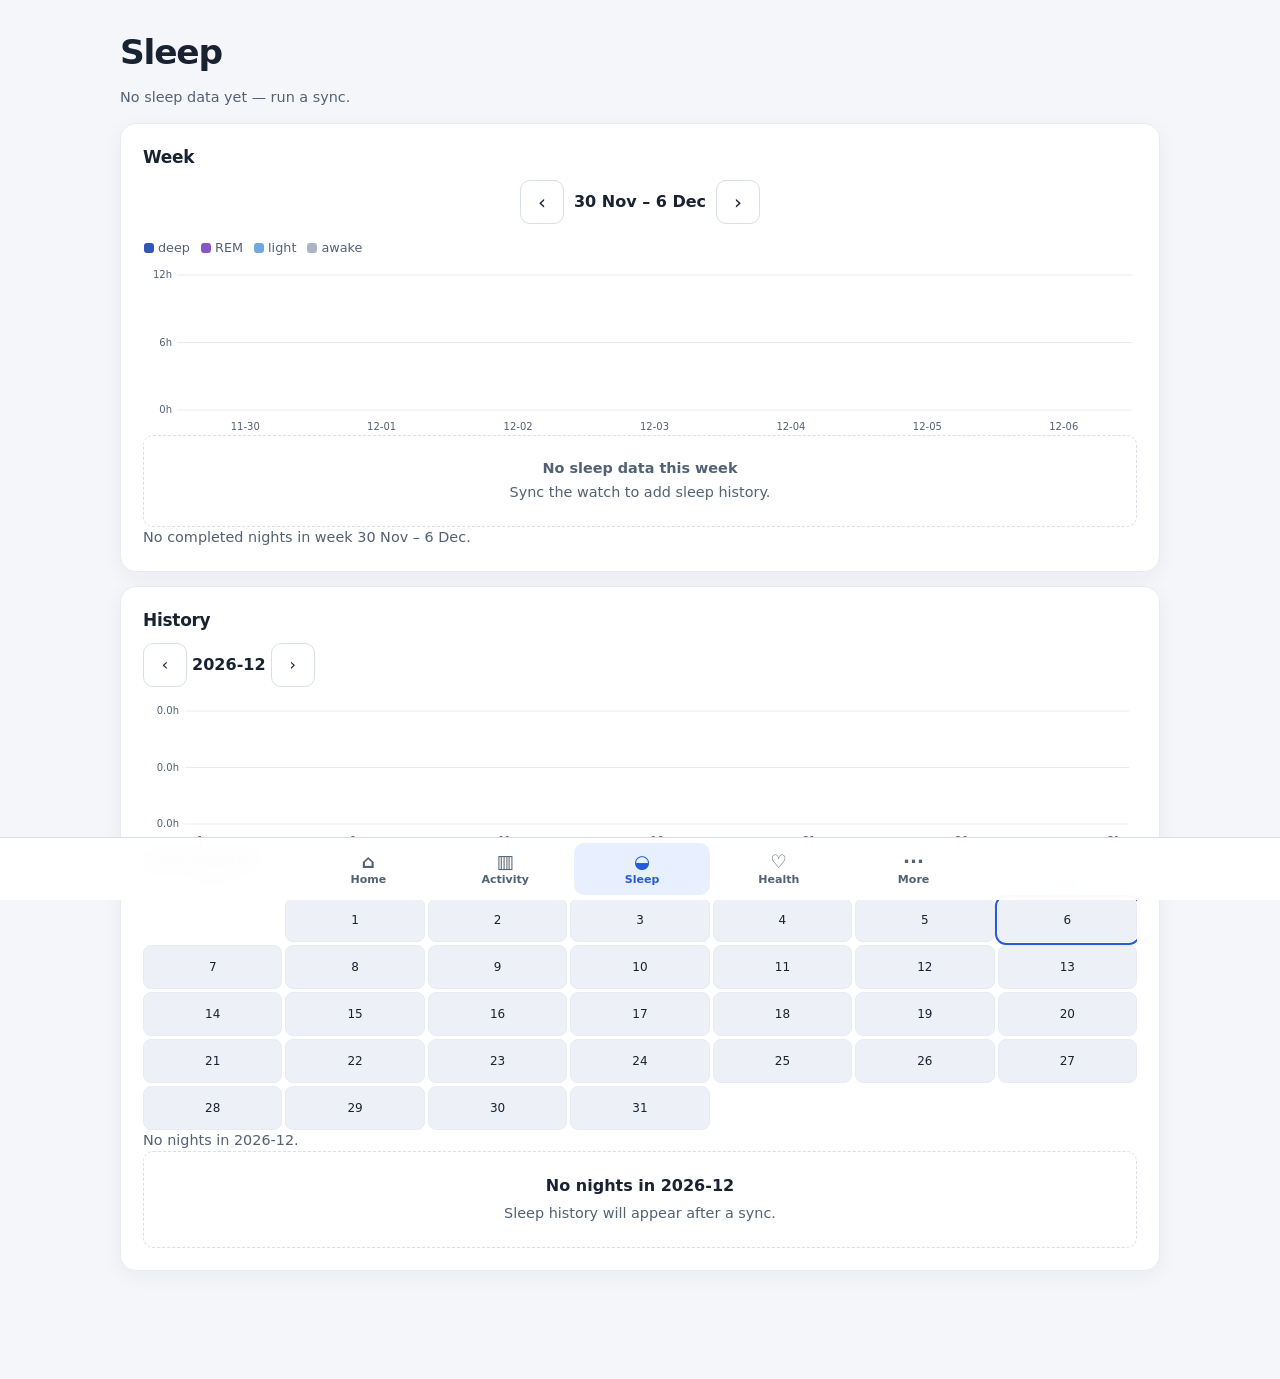
<file: webapp/sleep.html>
<!DOCTYPE html>
<html lang="en">
<head>
<meta charset="UTF-8">
<meta name="viewport" content="width=device-width, initial-scale=1.0">
<title>ID208 Sleep</title>
<link rel="stylesheet" href="app.css">
</head>
<body>
<h1>Sleep</h1>
<p><span id="status" class="muted"></span></p>

<section id="secLast" hidden>
  <h2><span id="lastTitle">Last night</span> <span id="lastDate" class="muted"></span></h2>
  <div id="lastDetail"></div>
</section>

<section id="secWeek">
  <h2>Week</h2>
  <p class="pager">
    <button id="btnPrevW" title="Previous week" aria-label="Previous week">‹</button>
    <span id="weekLabel" class="month-label"></span>
    <button id="btnNextW" title="Next week" aria-label="Next week">›</button>
  </p>
  <div class="chart-legend"><span><i class="swatch deep"></i>deep</span>
  <span><i class="swatch rem"></i>REM</span>
  <span><i class="swatch light"></i>light</span>
  <span><i class="swatch awake"></i>awake</span></div>
  <canvas id="chSleepWeek"></canvas>
  <div id="nightDetail" class="muted">Tap a bar above.</div>
  <div id="sleepAvg" class="muted"></div>
</section>

<section id="secMonth">
  <h2>History</h2>
  <p><button id="btnPrevM" title="Previous month" aria-label="Previous month">‹</button>
  <span id="monthLabel" class="month-label"></span>
  <button id="btnNextM" title="Next month" aria-label="Next month">›</button></p>
  <canvas id="chMonth"></canvas>
  <h3>Sleep calendar</h3>
  <div id="monthHeatmap" class="heatmap-grid" aria-label="Monthly sleep calendar"></div>
  <div id="monthSummary" class="muted"></div>
  <div id="nightList"></div>
</section>
<script>
// Cache-bust every local script when the page has ?v=<epoch> (see index.html).
(function () {
  var m = location.search.match(/[?&]v=([^&]+)/);
  var q = m ? '?v=' + m[1] : '';
  ['shell.js', 'store.js', 'ui.js'].forEach(function (f) {
    document.write('<script src="' + f + q + '"><\/script>');
  });
})();
</script>
<script>
// Fail fast on file skew (see index.html): banner + fresh reload instead of silent hang.
(function checkAppFiles() {
  var need = ['Store', 'stackedBarChart', 'barChart', 'barAt', 'esc', 'num', 'fmtHM',
    'monthKey', 'addMonths', 'daysInMonth', 'weeksOf', 'mondayOf', 'addDays', 'sleepScore',
    'wireMonthNav', 'isoWeek', 'todayStr', 'dayDiff', 'nightInProgress', 'parseDay', 'pad2', 'uiColor', 'emptyStateHTML'];
  IDO.shell.checkFiles(need);
})();

var ALL = [], NIGHTS = [], SEL = null, CUR = null, DAYS = [], PICKED = null;
var MON = ['Jan', 'Feb', 'Mar', 'Apr', 'May', 'Jun',
  'Jul', 'Aug', 'Sep', 'Oct', 'Nov', 'Dec'];
var WDAY = ['Sun', 'Mon', 'Tue', 'Wed', 'Thu', 'Fri', 'Sat'];

function shortDate(ds) { return parseDay(ds).getDate() + ' ' + MON[parseDay(ds).getMonth()]; }
function dateLabel(ds) {
  var d = parseDay(ds);
  return WDAY[d.getDay()] + ' ' + d.getDate() + ' ' + MON[d.getMonth()];
}
function timeOf(stamp) {
  var p = String(stamp || '').split(' ');
  return p.length > 1 ? p[1] : '—';
}
function stampIso(stamp) {
  var m = /^(\d{4})-(\d{1,2})-(\d{1,2})\s+(\d{1,2}):(\d{2})$/.exec(String(stamp || ''));
  if (!m) return '';
  return m[1] + '-' + pad2(m[2]) + '-' + pad2(m[3]);
}
function partsOf(n) {
  return [
    { v: Number(n.deep_min) || 0, color: uiColor('--sleep-deep', '#3156b8'), name: 'deep' },
    { v: Number(n.rem_min) || 0, color: uiColor('--sleep-rem', '#8857c7'), name: 'REM' },
    { v: Number(n.light_min) || 0, color: uiColor('--sleep-light', '#70a9df'), name: 'light' },
    { v: Number(n.wake_min) || 0, color: uiColor('--sleep-wake', '#aab4c2'), name: 'awake' },
  ];
}
function stageBar(n) {
  var total = Number(n.total_min) || 0;
  if (!total) return '';
  return '<div class="stagebar">' + partsOf(n).map(function (p) {
    var w = 100 * p.v / total;
    return w > 0 ? '<span style="width:' + w.toFixed(2) + '%;background:' +
      p.color + '"></span>' : '';
  }).join('') + '</div>';
}
function miniBar(n) {
  var total = Number(n.total_min) || 0;
  if (!total) return '';
  return '<span class="nr-mini">' + partsOf(n).map(function (p) {
    var w = 100 * p.v / total;
    return w > 0 ? '<span style="width:' + w.toFixed(2) + '%;background:' +
      p.color + '"></span>' : '';
  }).join('') + '</span>';
}
function ratingLine(n) {
  var r = sleepScore(n);
  if (!r) return '';
  return '<div class="rating r-' + r.label.toLowerCase() + '">Rating: ' +
    esc(r.label) + ' (' + r.score + ')</div>' +
    '<div class="muted">deep ' + r.deepPct + '% · REM ' + r.remPct + '% · light ' + r.lightPct + '%</div>';
}
function nightHTML(n) {
  var prog = nightInProgress(n);
  var total = Number(n.total_min) || 0;
  var bed = timeOf(n.fall_asleep), wake = timeOf(n.get_up);
  var bedDate = dateLabel(n.night);
  var wakeIso = stampIso(n.get_up);
  var wakeDate = wakeIso ? dateLabel(wakeIso) : '';
  var when = esc(bedDate) + (wakeDate && wakeDate !== bedDate ? ' → ' + esc(wakeDate) : '');
  var html = '<div class="big">' + (prog && !total ? 'In progress' : esc(fmtHM(total))) + '</div>' +
    (prog ? '<span class="badge">in progress</span>' : '') +
    '<div class="muted">' + esc(bed) + ' → ' + esc(wake) + '</div>' +
    '<div class="muted">' + when + '</div>';
  if (prog) html += '<div class="muted">Still recording — sync again after you wake.</div>';
  if (!total) return html;
  // A rating on a partial night is misleading; keep the stage numbers only.
  return html + stageBar(n) + (prog ? '' : ratingLine(n)) +
    '<div class="stats">' +
    '<div><div class="k">Awake</div><div class="v">' + esc(fmtHM(n.wake_min)) + '</div></div>' +
    '<div><div class="k">Light</div><div class="v">' + esc(fmtHM(n.light_min)) + '</div></div>' +
    '<div><div class="k">REM</div><div class="v">' + esc(fmtHM(n.rem_min)) + '</div></div>' +
    '<div><div class="k">Deep</div><div class="v">' + esc(fmtHM(n.deep_min)) + '</div></div>' +
    '</div>';
}
function renderLast() {
  var sec = document.getElementById('secLast');
  if (!ALL.length) { sec.hidden = true; return; }
  var n = ALL[ALL.length - 1].payload;
  var fresh = dayDiff(n.night, todayStr()) <= 1;
  sec.hidden = false;
  document.getElementById('lastTitle').textContent = fresh ? 'Last night' : 'Latest night';
  document.getElementById('lastDate').textContent = '· ' + dateLabel(n.night);
  document.getElementById('lastDetail').innerHTML = nightHTML(n);
}
function inWeek(r) { return r.payload.night >= SEL.start && r.payload.night <= SEL.end; }
function showNight(i) {
  document.getElementById('nightDetail').innerHTML = nightHTML(NIGHTS[i].payload);
}
function showDay(ds) {
  for (var i = 0; i < NIGHTS.length; i++) {
    if (NIGHTS[i].payload.night === ds) { showNight(i); return; }
  }
  document.getElementById('nightDetail').innerHTML = emptyStateHTML('No sleep data for ' + ds, 'Tap a filled bar or choose another night.');
}
function drawSelected(selDate, showDetail) {
  // Always 7 Mon–Sun columns; missing days draw flat instead of stretching the rest.
  var map = {};
  ALL.forEach(function (r) { map[r.payload.night] = r.payload; });
  DAYS = [];
  for (var i = 0; i < 7; i++) DAYS.push(addDays(SEL.start, i));
  PICKED = selDate;
  var selIdx = DAYS.indexOf(selDate);
  if (selIdx < 0) selIdx = DAYS.length - 1;
  stackedBarChart('chSleepWeek', DAYS.map(function (ds) {
    var p = map[ds] || {};
    var total = Number(p.total_min) || 0;
    var prog = p.night ? nightInProgress(p) : false;
    var txt = '';
    if (p.night) txt = prog ? (total ? fmtHM(total) + '…' : '…') : fmtHM(total);
    return { label: ds.slice(5), total: total, parts: partsOf(p), totalText: txt };
  }), showDetail === false ? -1 : selIdx);
  if (!ALL.length) {
    document.getElementById('nightDetail').innerHTML = emptyStateHTML('No sleep data this week', 'Sync the watch to add sleep history.');
  } else if (showDetail === false) {
    document.getElementById('nightDetail').textContent = 'Tap a bar above.';
  } else {
    showDay(DAYS[selIdx]);
  }
  var total = 0, count = 0;
  NIGHTS.forEach(function (r) {
    var v = Number(r.payload.total_min) || 0;
    if (v > 0 && !nightInProgress(r.payload)) { total += v; count++; }
  });
  document.getElementById('sleepAvg').textContent = count ?
    'Week ' + shortDate(SEL.start) + ' – ' + shortDate(SEL.end) +
    ' · avg ' + fmtHM(Math.round(total / count)) + '/night (' + count + ' nights).' :
    'No completed nights in week ' + shortDate(SEL.start) + ' – ' +
    shortDate(SEL.end) + '.';
}
function selectWeek(selDate, showDetail) {
  document.getElementById('weekLabel').textContent =
    shortDate(SEL.start) + ' – ' + shortDate(SEL.end);
  NIGHTS = ALL.filter(inWeek);
  var pick = selDate;
  if (!pick || pick < SEL.start || pick > SEL.end) {
    pick = NIGHTS.length ? NIGHTS[NIGHTS.length - 1].payload.night : SEL.end;
  }
  drawSelected(pick, showDetail);
}
function nightRowHTML(n) {
  var prog = nightInProgress(n);
  var total = Number(n.total_min) || 0;
  return '<button class="nightrow' + (prog ? ' inprog' : '') + '" data-night="' +
    esc(n.night) + '">' +
    '<span class="nr-top"><span>' + esc(dateLabel(n.night)) + '</span><span>' +
    (prog && !total ? 'in progress' : esc(fmtHM(total))) +
    (prog && total ? ' · so far' : '') + '</span></span>' +
    '<span class="nr-sub">' + esc(timeOf(n.fall_asleep)) + ' → ' +
    esc(timeOf(n.get_up)) + '</span>' + miniBar(n) + '</button>';
}
function renderMonth() {
  document.getElementById('monthLabel').textContent = CUR;
  var map = {};
  ALL.forEach(function (r) { map[r.payload.night] = r.payload; });
  var n = daysInMonth(CUR), values = [];
  for (var d = 1; d <= n; d++) {
    var ds = CUR + '-' + String(d).padStart(2, '0');
    values.push((map[ds] && Number(map[ds].total_min)) || 0);
  }
  barChart('chMonth', values.map(function (_, i) { return String(i + 1); }), values, {
    labelEvery: 5, left: 42, yFormat: function (minutes) { return (minutes / 60).toFixed(1) + 'h'; },
  });
  var firstOffset = (parseDay(CUR + '-01').getDay() + 6) % 7;
  var heat = ['Mon', 'Tue', 'Wed', 'Thu', 'Fri', 'Sat', 'Sun'].map(function (d) {
    return '<span class="heatmap-head">' + d + '</span>';
  }).join('');
  for (var pad = 0; pad < firstOffset; pad++) heat += '<span class="heatmap-blank" aria-hidden="true"></span>';
  for (var day = 1; day <= n; day++) {
    var heatDate = CUR + '-' + String(day).padStart(2, '0'), night = map[heatDate];
    var mins = night ? Number(night.total_min) || 0 : 0;
    var level = mins >= 480 ? 4 : mins >= 420 ? 3 : mins >= 300 ? 2 : mins > 0 ? 1 : 0;
    var heatSelected = heatDate === PICKED ? ' selected' : '';
    heat += '<button type="button" class="heatmap-day' + heatSelected + '" data-night="' + heatDate + '" data-level="' + level + '" aria-pressed="' + (heatDate === PICKED) + '" aria-label="' +
      esc(heatDate + (night ? ': ' + fmtHM(mins) : ': no sleep data')) + '"><span>' + day + '</span>' +
      (mins ? '<span class="heat-hours">' + Math.floor(mins / 60) + 'h</span>' : '') + '</button>';
  }
  var cellsUsed = firstOffset + n;
  while (cellsUsed % 7) { heat += '<span class="heatmap-blank" aria-hidden="true"></span>'; cellsUsed++; }
  document.getElementById('monthHeatmap').innerHTML = heat;
  var nights = ALL.filter(function (r) {
    return monthKey(r.payload.night) === CUR;
  }).slice().reverse();
  var total = 0, count = 0, partials = 0;
  nights.forEach(function (r) {
    var v = Number(r.payload.total_min) || 0;
    if (nightInProgress(r.payload)) { partials++; return; }
    if (v > 0) { total += v; count++; }
  });
  document.getElementById('monthSummary').textContent = nights.length ?
    nights.length + ' night(s)' + (partials ? ' · ' + partials + ' in progress' : '') +
    (count ? ' · avg ' + fmtHM(Math.round(total / count)) + '/night' : '') : 'No nights in ' + CUR + '.';
  document.getElementById('nightList').innerHTML = nights.length ?
    nights.map(function (r) { return nightRowHTML(r.payload); }).join('') :
    emptyStateHTML('No nights in ' + CUR, 'Sleep history will appear after a sync.');
}
function selectNight(ds) {
  SEL = { start: mondayOf(ds), end: addDays(mondayOf(ds), 6) };
  CUR = monthKey(ds);
  selectWeek(ds, true);
  renderMonth();
  var sec = document.getElementById('secWeek');
  if (sec.scrollIntoView) sec.scrollIntoView({ behavior: 'smooth', block: 'start' });
}
document.getElementById('nightList').addEventListener('click', function (e) {
  var btn = e.target.closest && e.target.closest('.nightrow');
  if (btn) selectNight(btn.getAttribute('data-night'));
});
document.getElementById('monthHeatmap').addEventListener('click', function (e) {
  var btn = e.target.closest && e.target.closest('.heatmap-day');
  if (btn) {
    document.querySelectorAll('.heatmap-day').forEach(function (day) { day.setAttribute('aria-pressed', 'false'); day.classList.remove('selected'); });
    btn.setAttribute('aria-pressed', 'true');
    selectNight(btn.getAttribute('data-night'));
  }
});
async function render() {
  try {
    var sleep = await Store.list('sleep');
    ALL = sleep;
    var latest = ALL.length ? ALL[ALL.length - 1].payload.night : todayStr();
    CUR = monthKey(latest);
    SEL = { start: mondayOf(latest), end: addDays(mondayOf(latest), 6) };
    renderLast();
    selectWeek(undefined, false);
    renderMonth();
    document.getElementById('status').textContent = ALL.length ?
      ALL.length + ' nights in store.' : 'No sleep data yet — run a sync.';
  } catch (e) {
    document.getElementById('status').textContent = 'Store unavailable: ' + e;
  }
}
document.getElementById('btnPrevW').addEventListener('click', function () {
  SEL = { start: addDays(SEL.start, -7), end: addDays(SEL.end, -7) };
  CUR = monthKey(SEL.start);
  selectWeek(undefined, true);
  renderMonth();
});
document.getElementById('btnNextW').addEventListener('click', function () {
  SEL = { start: addDays(SEL.start, 7), end: addDays(SEL.end, 7) };
  CUR = monthKey(SEL.start);
  selectWeek(undefined, true);
  renderMonth();
});
wireMonthNav(function (n) {
  CUR = addMonths(CUR, n);
  var nights = ALL.filter(function (r) { return monthKey(r.payload.night) === CUR; });
  var anchor = nights.length ? nights[nights.length - 1].payload.night : CUR + '-01';
  SEL = { start: mondayOf(anchor), end: addDays(mondayOf(anchor), 6) };
  selectWeek(anchor, false);
  renderMonth();
});
document.getElementById('chSleepWeek').addEventListener('click', function (e) {
  var rect = e.target.getBoundingClientRect();
  var i = barAt('chSleepWeek', e.clientX - rect.left);
  if (i >= 0) showDay(DAYS[i]);
});
render();
</script>
<nav class="tabs"></nav>
</body>
</html>
</file>
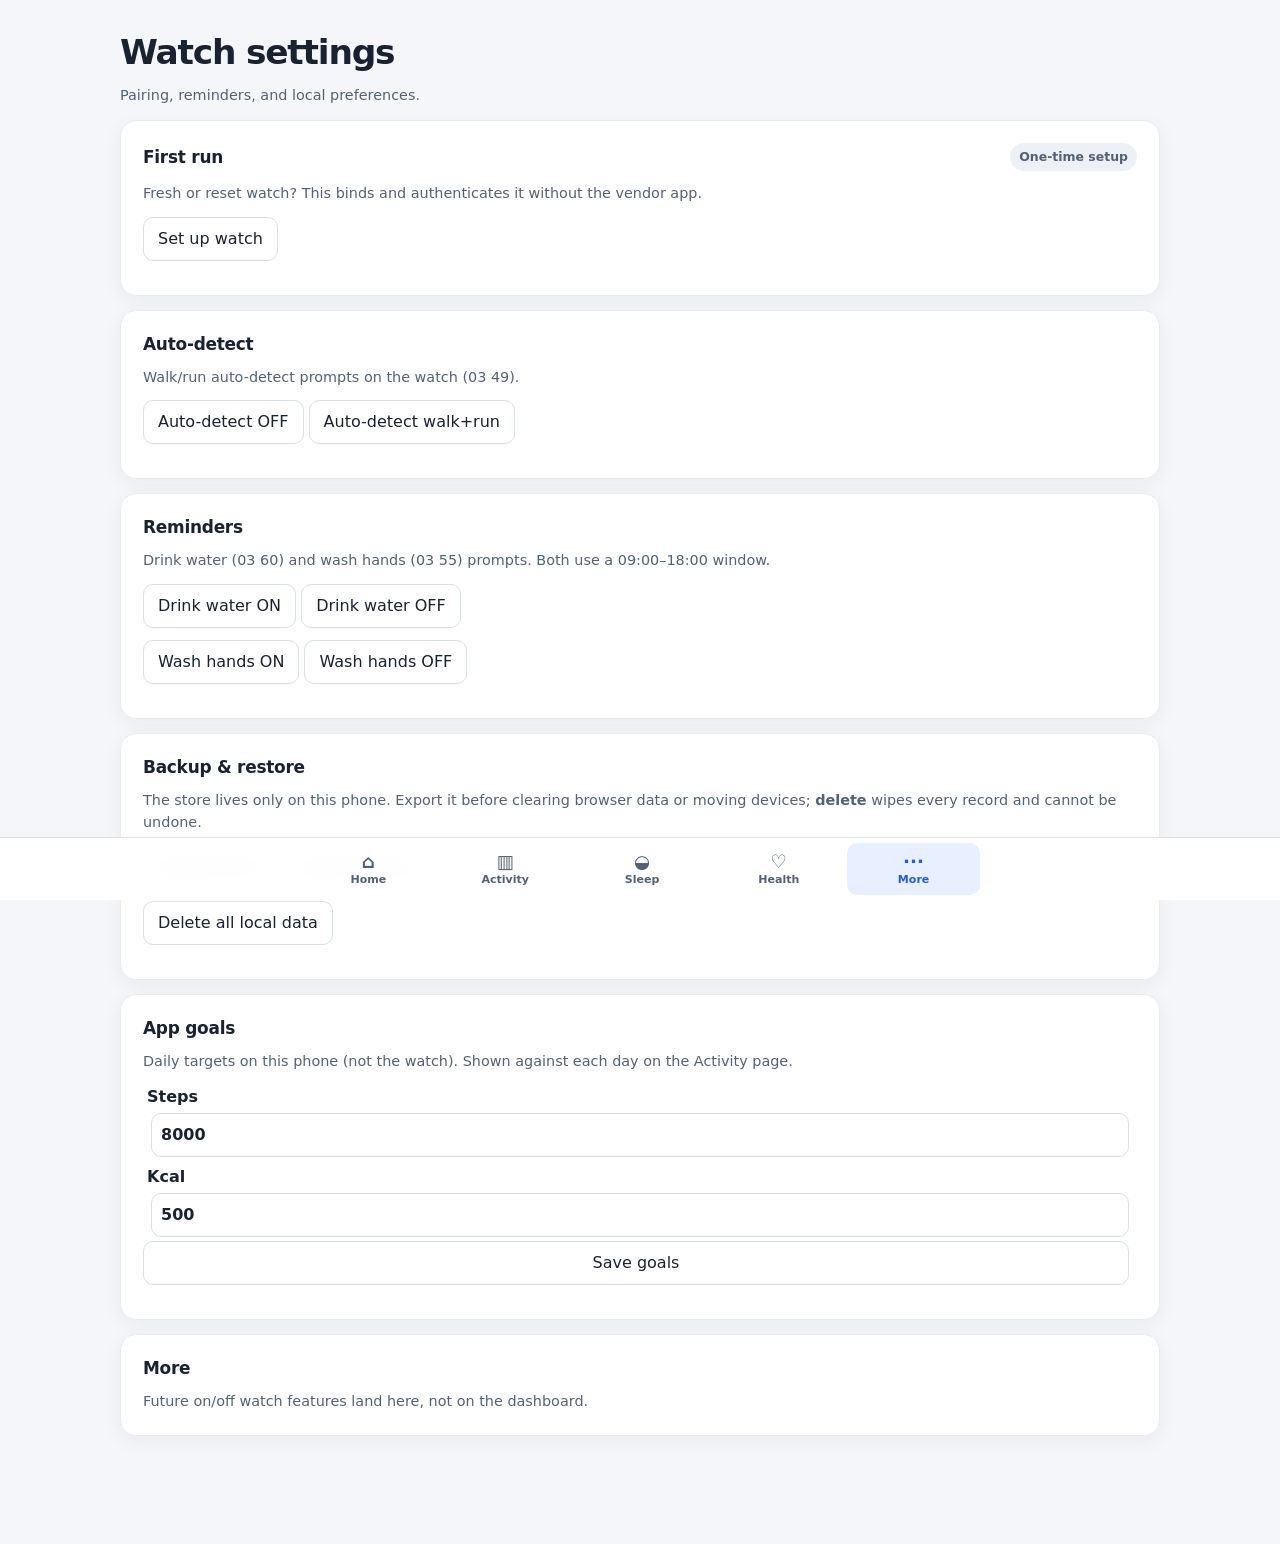
<file: webapp/watch.html>
<!DOCTYPE html>
<html lang="en">
<head>
<meta charset="UTF-8">
<meta name="viewport" content="width=device-width, initial-scale=1.0">
<title>ID208 Watch settings</title>
<link rel="stylesheet" href="app.css">
</head>
<body>
<h1>Watch settings</h1>
<p class="muted">Pairing, reminders, and local preferences.</p>
<section id="secSetup"><div class="section-head"><h2>First run</h2><span class="chip">One-time setup</span></div><div class="body muted">Fresh or reset watch? This binds and authenticates it without the vendor app.</div>
<p><button id="btnSetup">Set up watch</button>
<span id="setupStatus" class="muted"></span></p></section>
<section id="secAuto"><h2>Auto-detect</h2><div class="body muted">Walk/run auto-detect prompts on the watch (03 49).</div>
<p><button id="btnAutoOff">Auto-detect OFF</button>
<button id="btnAutoWalkRun">Auto-detect walk+run</button>
<span id="watchStatus" class="muted"></span></p></section>
<section id="secReminders"><h2>Reminders</h2><div class="body muted">Drink water (03 60) and wash hands (03 55) prompts. Both use a 09:00–18:00 window.</div>
<p><button id="btnWaterOn">Drink water ON</button>
<button id="btnWaterOff">Drink water OFF</button>
<span id="waterStatus" class="muted"></span></p>
<p><button id="btnWashOn">Wash hands ON</button>
<button id="btnWashOff">Wash hands OFF</button>
<span id="washStatus" class="muted"></span></p></section>
<section id="secBackup"><h2>Backup & restore</h2><div class="body muted">The store lives only on this phone. Export it before clearing browser data or moving devices; <b>delete</b> wipes every record and cannot be undone.</div>
<p><button id="btnBackup">Backup store</button>
<label for="fileImport" class="btn btn-sec small-text">Import backup</label>
<input id="fileImport" type="file" accept=".json,.jsonl,.csv" style="display:none;">
<span id="backupStatus" class="muted"></span></p>
<p><button id="btnClear">Delete all local data</button>
<span id="clearStatus" class="muted"></span></p></section>
<section id="secGoals"><h2>App goals</h2><div class="body muted">Daily targets on this phone (not the watch). Shown against each day on the Activity page.</div>
<p><label>Steps <input id="goalSteps" class="goal" type="number" min="0" step="500"></label>
<label>Kcal <input id="goalKcal" class="goal" type="number" min="0" step="500"></label>
<button id="btnGoals">Save goals</button>
<span id="goalStatus" class="muted"></span></p></section>
<section id="secMore"><h2>More</h2><div class="body muted">Future on/off watch features land here, not on the dashboard.</div></section>

<script>
// Cache-bust every local script when the page has ?v=<epoch> (see index.html).
(function () {
  var m = location.search.match(/[?&]v=([^&]+)/);
  var q = m ? '?v=' + m[1] : '';
  ['shell.js', 'store.js', 'ui.js', 'codec.js', 'transport.js', 'sync.js'].forEach(function (f) {
    document.write('<script src="' + f + q + '"><\/script>');
  });
})();
</script>
<script>
// Fail fast on file skew (see index.html): banner instead of silent hang.
(function checkAppFiles() {
  var need = ['Store', 'DEFAULT_GOALS', 'IDO.transport.ensureLink',
    'IDO.transport.wr', 'IDO.codec.buildAutoActivity', 'IDO.codec.buildDrinkWater',
    'IDO.codec.buildWashHands', 'IDO.sync.setupAuto', 'downloadStoreBackup',
    'importStoreFile', 'IDO.shell.refreshStoreStatus'];
  IDO.shell.checkFiles(need);
})();
document.getElementById('btnSetup').addEventListener('click', async function () {
  var el = document.getElementById('setupStatus');
  var btn = document.getElementById('btnSetup');
  btn.disabled = true;
  el.textContent = 'Connecting…';
  try {
    await IDO.transport.ensureLink();
    el.textContent = 'Setting up (bind + auth, ~90 s)…';
    await IDO.sync.setupAuto();
    el.textContent = 'Setup finished — return to the Dashboard and tap Sync.';
  } catch (e) {
    el.innerHTML = 'Setup failed (' + esc(e) + ') — <a href="diagnostics.html">open Diagnostics</a>.';
  } finally {
    btn.disabled = false;
  }
});
document.getElementById('btnAutoOff').addEventListener('click', async function () {
  await sendAutoDetect(null, 'Auto-detect OFF sent — walk prompts should stop.');
});
document.getElementById('btnAutoWalkRun').addEventListener('click', async function () {
  await sendAutoDetect([1, 1], 'Auto-detect walk+run sent — prompts restored.');
});
async function sendAutoDetect(flags, okMsg) {
  var el = document.getElementById('watchStatus');
  el.textContent = 'Connecting…';
  try {
    await IDO.transport.ensureLink();
    await IDO.transport.wr(IDO.transport.writeChar, '0x0AF6', IDO.codec.buildAutoActivity(flags));
    el.textContent = okMsg;
  } catch (e) {
    el.innerHTML = 'Failed (' + esc(e) + ') — <a href="diagnostics.html">open Diagnostics</a>.';
  }
}
document.getElementById('btnWaterOn').addEventListener('click', function () { sendDrinkWater(true); });
document.getElementById('btnWaterOff').addEventListener('click', function () { sendDrinkWater(false); });
async function sendDrinkWater(on) {
  var el = document.getElementById('waterStatus');
  el.textContent = 'Connecting…';
  try {
    await IDO.transport.ensureLink();
    await IDO.transport.wr(IDO.transport.writeChar, '0x0AF6', IDO.codec.buildDrinkWater(on));
    el.textContent = 'Drink water ' + (on ? 'ON' : 'OFF') + ' sent.';
  } catch (e) {
    el.innerHTML = 'Failed (' + esc(e) + ') — <a href="diagnostics.html">open Diagnostics</a>.';
  }
}
document.getElementById('btnWashOn').addEventListener('click', function () { sendWashHands(true); });
document.getElementById('btnWashOff').addEventListener('click', function () { sendWashHands(false); });
async function sendWashHands(on) {
  var el = document.getElementById('washStatus');
  el.textContent = 'Connecting…';
  try {
    await IDO.transport.ensureLink();
    await IDO.transport.wr(IDO.transport.writeChar, '0x0AF6', IDO.codec.buildWashHands(on));
    el.textContent = 'Wash hands ' + (on ? 'ON' : 'OFF') + ' sent.';
  } catch (e) {
    el.innerHTML = 'Failed (' + esc(e) + ') — <a href="diagnostics.html">open Diagnostics</a>.';
  }
}
document.getElementById('btnBackup').addEventListener('click', async function () {
  var el = document.getElementById('backupStatus');
  try {
    await downloadStoreBackup();
    el.textContent = 'Backup downloaded.';
  } catch (e) {
    el.innerHTML = 'Backup failed (' + esc(e) + ') — <a href="diagnostics.html">open Diagnostics</a>.';
  }
});
document.getElementById('btnClear').addEventListener('click', async function () {
  var el = document.getElementById('clearStatus');
  if (!window.confirm('Delete every record stored in this browser? Export a backup first — this cannot be undone.')) {
    return;
  }
  try {
    await Store.clear();
    el.textContent = 'All local data deleted.';
    IDO.shell.refreshStoreStatus();
    loadGoals();
  } catch (e) {
    el.textContent = 'Delete failed: ' + e;
  }
});
document.getElementById('fileImport').addEventListener('change', async function (e) {
  var f = e.target.files && e.target.files[0];
  var el = document.getElementById('backupStatus');
  if (!f) return;
  try {
    var c = await importStoreFile(f);
    el.textContent = 'Imported steps ' + c.steps + ', sleep ' + c.sleep +
      ', HR ' + c.hr + ', workouts ' + c.workout +
      ', SpO2 ' + c.spo2 + ', pressure ' + c.pressure + '.';
    loadGoals();
  } catch (err) {
    el.innerHTML = 'Import failed (' + esc(err.message || err) + ') — <a href="diagnostics.html">open Diagnostics</a>.';
  }
  e.target.value = '';
});
// Daily goals live in the store under ('goals', 'settings'); unset falls
// back to the watch defaults so the page works before the first save.
async function loadGoals() {
  try {
    var rec = await Store.get('goals', 'settings');
    var g = (rec && rec.payload) || DEFAULT_GOALS;
    document.getElementById('goalSteps').value = g.steps;
    document.getElementById('goalKcal').value = g.kcal;
  } catch (e) { document.getElementById('goalStatus').textContent = 'Store unavailable: ' + e; }
}
document.getElementById('btnGoals').addEventListener('click', async function () {
  var el = document.getElementById('goalStatus');
  var steps = parseInt(document.getElementById('goalSteps').value, 10);
  var kcal = parseInt(document.getElementById('goalKcal').value, 10);
  if (!(steps > 0) || !(kcal > 0)) { el.textContent = 'Enter positive numbers for both goals.'; return; }
  try {
    await Store.put('goals', 'settings', { steps: steps, kcal: kcal }, 'manual');
    el.textContent = 'Saved.';
  } catch (e) { el.textContent = 'Save failed: ' + e; }
});
loadGoals();
</script>
<nav class="tabs"></nav>
</body>
</html>
</file>
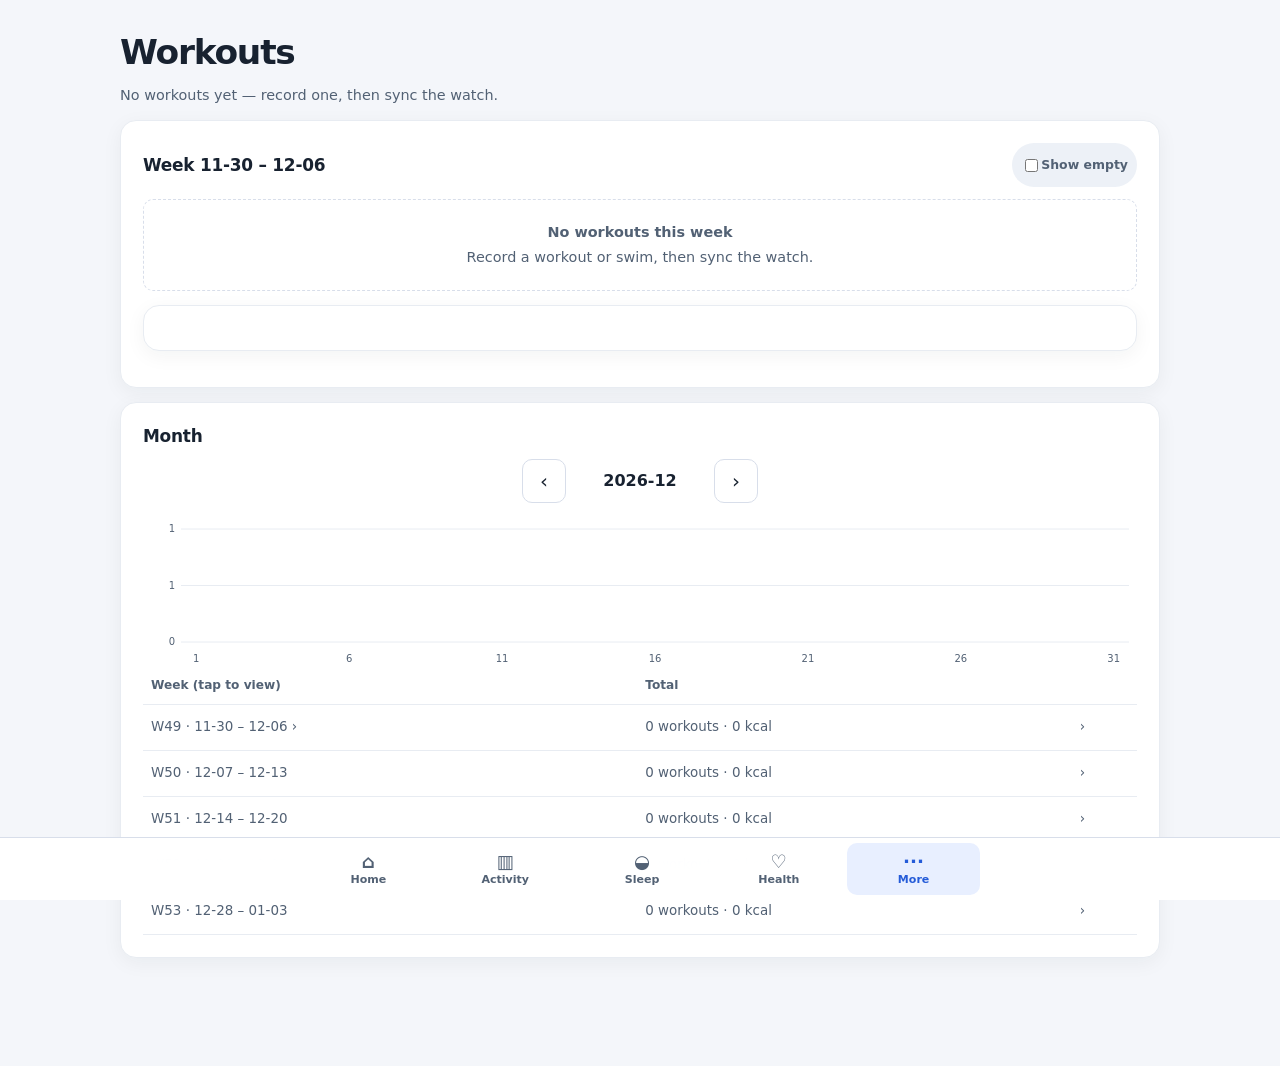
<file: webapp/workout.html>
<!DOCTYPE html>
<html lang="en">
<head>
<meta charset="UTF-8">
<meta name="viewport" content="width=device-width, initial-scale=1.0">
<title>ID208 Workouts</title>
<link rel="stylesheet" href="app.css">
</head>
<body>
<h1>Workouts</h1>
<p id="status" class="muted" aria-live="polite"></p>
<section id="secList"><div class="section-head"><h2 id="listHead">Workouts</h2><label class="chip"><input type="checkbox" id="chkHidden"> Show empty</label></div><div class="body list muted">Loading…</div><div id="workoutDetail" class="card" aria-live="polite">Select a workout to see details.</div><canvas id="chWorkoutDetail" aria-label="Workout heart-rate chart"></canvas><div id="workoutChartNote" class="muted"></div></section>
<section id="secMonth"><h2>Month</h2>
<p class="pager"><button id="btnPrevM" title="Previous month" aria-label="Previous month">‹</button>
<span id="monthLabel" class="month-label"></span>
<button id="btnNextM" title="Next month" aria-label="Next month">›</button></p>
<canvas id="chMonth" aria-label="Daily workout calories by month"></canvas><div id="weekList" class="body muted table-wrap"></div></section>
<script>
// Cache-bust every local script when the page has ?v=<epoch> (see index.html).
(function () {
  var m = location.search.match(/[?&]v=([^&]+)/);
  var q = m ? '?v=' + m[1] : '';
  ['shell.js', 'store.js', 'ui.js'].forEach(function (f) {
    document.write('<script src="' + f + q + '"><\/script>');
  });
})();
</script>
<script>
// Fail fast on file skew (see index.html): banner + fresh reload instead of silent hang.
(function checkAppFiles() {
  var need = ['Store', 'lineChart', 'setupCanvas', 'barChart', 'emptyStateHTML', 'esc', 'num', 'fmtDur', 'sportName', 'kmOrDash', 'pad2',
    'monthKey', 'addMonths', 'daysInMonth', 'weeksOf', 'mondayOf', 'addDays', 'wireMonthNav',
    'isoWeek', 'todayStr'];
  IDO.shell.checkFiles(need);
})();
var WORKOUTS = [], ALL = [], SEL = null, CUR = null, SHOW_HIDDEN = false, CURRENT_INDEX = 0;
function isEmptyWorkout(w) {
  if (!w || typeof w !== 'object') return true;
  if (!w.date || /^no-date-/.test(w.date)) return true; // dateless imports
  var hasDur = Number(w.durationsS) > 0;
  var hasKcal = Number(w.kcal) > 0;
  var hasSamples = Array.isArray(w.samples) && w.samples.length > 0;
  var hasSwimSummary = w.laps !== undefined || w.strokes !== undefined || w.swolf !== undefined;
  var hasHr = [w.avgHr, w.maxHr, w.minHr].some(function (v) {
    return v !== undefined && v !== null && v !== '' && Number(v) > 0;
  });
  return !(hasDur || hasKcal || hasSamples || hasHr || hasSwimSummary || Number(w.distanceM || w.distance_m) > 0);
}
function visibleAll() {
  return SHOW_HIDDEN ? ALL.slice() : ALL.filter(function (r) { return !isEmptyWorkout(r.payload); });
}
function inWeek(r) {
  var d = r.payload.date || '';
  return d >= SEL.start && d <= SEL.end;
}
function showWorkout(i) {
  CURRENT_INDEX = i;
  var w = WORKOUTS[i].payload;
  var bpms = (w.samples || []).map(function (s) {
    return s && typeof s === 'object' ? s.bpm : s;
  }).filter(function (b) { return typeof b === 'number'; });
  // startS is seconds-since-midnight (watch-local): format arithmetically.
  // new Date(startS * 1000) would shift it by the phone timezone — wrong.
  var st = w.startS || 0;
  var startHM = pad2(Math.floor(st / 3600)) + ':' + pad2(Math.floor((st % 3600) / 60));
  var formRows = '';
  if (w.avgCadenceSpm) {
    formRows += '<div><div class="k">Cadence</div><div class="v">' +
      esc(w.avgCadenceSpm) + '/' + esc(w.maxCadenceSpm) + ' spm</div></div>';
  }
  if (w.avgStrideCm) {
    formRows += '<div><div class="k">Stride</div><div class="v">' +
      esc(w.avgStrideCm) + '/' + esc(w.maxStrideCm) + ' cm</div></div>';
  }
  if (w.avgPaceS) {
    formRows += '<div><div class="k">Pace</div><div class="v">' +
      Math.floor(w.avgPaceS / 60) + "'" + (w.avgPaceS % 60) + '"/km</div></div>';
  }
  var isSwim = w.kind === 'swim';
  var swimSummary = isSwim ? '<div class="section-head"><h3>Swim summary</h3><span class="chip accent">Pool swim</span></div>' : '';
  var swimRows = isSwim ? '<div class="stats">' +
    '<div><div class="k">Laps</div><div class="v">' + (Number(w.laps) === 0 ? '0 · no laps recorded' : esc(num(w.laps))) + '</div></div>' +
    '<div><div class="k">Pool length</div><div class="v">' + esc(num(w.poolLengthM, ' m')) + '</div></div>' +
    '<div><div class="k">Strokes</div><div class="v">' + esc(num(w.strokes)) + '</div></div>' +
    '<div><div class="k">SWOLF</div><div class="v">' + esc(num(w.swolf)) + '</div></div></div>' : '';
  document.getElementById('workoutDetail').innerHTML =
    '<div class="section-head"><div><div class="big">' + esc(sportName(w)) + '</div><div class="muted">' + esc(w.date || '') + ' · ' + startHM + '</div></div>' +
    '<span class="chip">' + bpms.length + ' HR samples</span></div>' +
    '<div class="stat-grid cols-4">' +
    '<div class="stat-tile"><span class="stat-label">Duration</span><span class="stat-value">' + esc(fmtDur(w.durationsS || 0)) + '</span></div>' +
    '<div class="stat-tile"><span class="stat-label">Distance</span><span class="stat-value">' + esc(kmOrDash(w.distanceM)) + '</span></div>' +
    '<div class="stat-tile"><span class="stat-label">Calories</span><span class="stat-value metric-kcal">' + esc(num(w.kcal, ' kcal')) + '</span></div>' +
    '<div class="stat-tile"><span class="stat-label">Avg HR</span><span class="stat-value metric-hr">' + esc(num(w.avgHr, ' bpm')) + '</span></div>' +
    '</div>' + swimSummary + swimRows +
    (formRows ? '<h3>Workout metrics</h3><div class="stats">' + formRows + '</div>' : '');
  var chart = document.getElementById('chWorkoutDetail');
  if (bpms.length > 1) {
    chart.style.display = 'block';
    document.getElementById('workoutChartNote').textContent = 'Heart rate · elapsed time';
    lineChart('chWorkoutDetail', bpms, undefined, undefined, { elapsed: true, duration: w.durationsS || 0, fill: true });
  } else {
    chart.style.display = 'none';
    document.getElementById('workoutChartNote').innerHTML = emptyStateHTML('No heart-rate samples', 'This session has no heart-rate trace.');
  }
  document.querySelectorAll('.workout-card').forEach(function (card) {
    var selected = Number(card.getAttribute('data-i')) === i;
    card.classList.toggle('selected', selected);
    card.setAttribute('aria-pressed', String(selected));
  });
}
function renderList() {
  document.getElementById('listHead').textContent =
    'Week ' + SEL.start.slice(5) + ' – ' + SEL.end.slice(5);
  if (!WORKOUTS.length) {
    document.querySelector('#secList .body').innerHTML = emptyStateHTML('No workouts this week', 'Record a workout or swim, then sync the watch.');
    document.getElementById('workoutDetail').innerHTML = '';
    document.getElementById('chWorkoutDetail').style.display = 'none';
    document.getElementById('workoutChartNote').textContent = '';
    return;
  }
  var rows = WORKOUTS.map(function (r, i) {
    var w = r.payload;
    var start = Number(w.startS) || 0;
    var at = pad2(Math.floor(start / 3600)) + ':' + pad2(Math.floor((start % 3600) / 60));
    var selected = i === CURRENT_INDEX ? ' selected' : '';
    return '<button type="button" class="workout-card' + selected + '" data-i="' + i + '" aria-pressed="' + (i === CURRENT_INDEX) + '">' +
      '<span class="row-top"><span class="row-title">' + esc(sportName(w)) + '</span><span class="chip">' + esc(w.date || 'Undated') + ' · ' + at + '</span></span>' +
      '<span class="stat-grid cols-4"><span class="stat-tile"><span class="stat-label">Duration</span><span class="stat-value">' + esc(fmtDur(w.durationsS || 0)) + '</span></span>' +
      '<span class="stat-tile"><span class="stat-label">Distance</span><span class="stat-value">' + esc(kmOrDash(w.distanceM)) + '</span></span>' +
      '<span class="stat-tile"><span class="stat-label">Calories</span><span class="stat-value">' + esc(num(w.kcal, ' kcal')) + '</span></span>' +
      '<span class="stat-tile"><span class="stat-label">Avg HR</span><span class="stat-value">' + esc(num(w.avgHr, ' bpm')) + '</span></span></span></button>';
  }).join('');
  document.querySelector('#secList .body').innerHTML =
    rows;
  document.querySelectorAll('#secList .workout-card').forEach(function (card) {
    card.addEventListener('click', function () { showWorkout(Number(card.dataset.i)); });
  });
  if (CURRENT_INDEX >= WORKOUTS.length) CURRENT_INDEX = 0;
  showWorkout(CURRENT_INDEX); // latest by default
}
function selectWeek() {
  WORKOUTS = visibleAll().filter(inWeek).slice().reverse(); // latest first
  renderList();
}
function renderMonth() {
  document.getElementById('monthLabel').textContent = CUR;
  var vis = visibleAll();
  var kcalByDay = {};
  vis.forEach(function (r) {
    var d = r.payload.date;
    if (d && d.slice(0, 7) === CUR) kcalByDay[d] = (kcalByDay[d] || 0) + (Number(r.payload.kcal) || 0);
  });
  var n = daysInMonth(CUR), values = [];
  for (var d = 1; d <= n; d++) {
    values.push(kcalByDay[CUR + '-' + String(d).padStart(2, '0')] || 0);
  }
  barChart('chMonth', values.map(function (_, i) { return String(i + 1); }), values, { labelEvery: 5 });
  var rows = weeksOf(CUR).map(function (w) {
    var count = 0, kcal = 0;
    vis.forEach(function (r) {
      var d = r.payload.date || '';
      if (d >= w.start && d <= w.end) { count++; kcal += Number(r.payload.kcal) || 0; }
    });
    var sel = SEL && w.start === SEL.start ? ' ›' : '';
    return '<tr class="weekrow" data-start="' + w.start + '" data-end="' + w.end + '"><td>' +
      'W' + isoWeek(w.start) + ' · ' + esc(w.start.slice(5)) + ' – ' + esc(w.end.slice(5)) + sel + '</td><td>' +
      count + ' workouts · ' + esc(num(kcal)) + ' kcal</td><td>›</td></tr>';
  }).join('');
  document.getElementById('weekList').innerHTML =
    '<table><tr><th>Week (tap to view)</th><th>Total</th><th></th></tr>' + rows + '</table>';
  document.querySelectorAll('#weekList tr.weekrow').forEach(function (tr) {
    tr.addEventListener('click', function () {
      SEL = { start: tr.dataset.start, end: tr.dataset.end };
      selectWeek();
      renderMonth();
    });
  });
}
async function render() {
  try {
    ALL = await Store.list('workout'); // oldest first
    if (!ALL.length) {
      CUR = monthKey(todayStr());
      SEL = { start: mondayOf(todayStr()), end: addDays(mondayOf(todayStr()), 6) };
      CURRENT_INDEX = 0;
      selectWeek();
      renderMonth();
      document.getElementById('status').textContent = 'No workouts yet — record one, then sync the watch.';
      return;
    }
    // Newest dated record anchors the week (dateless imports sort last but
    // belong to no week); with no dates at all, pin to month start, never NaN.
    var latest = '';
    ALL.forEach(function (r) { if (r.payload.date) latest = r.payload.date; });
    CUR = monthKey(latest || todayStr());
    var anchor = latest || (CUR + '-01');
    SEL = { start: mondayOf(anchor), end: addDays(mondayOf(anchor), 6) };
    selectWeek();
    renderMonth();
    var hidden = ALL.length - visibleAll().length;
    document.getElementById('status').textContent = visibleAll().length + ' shown' +
      (hidden ? ', ' + hidden + ' hidden empties' : '') + ' (' + ALL.length + ' in store).';
  } catch (e) {
    document.getElementById('status').textContent = 'Store unavailable: ' + e;
  }
}
document.getElementById('chkHidden').addEventListener('change', function (e) {
  SHOW_HIDDEN = !!e.target.checked;
  selectWeek();
  renderMonth();
  var hidden = ALL.length - visibleAll().length;
  document.getElementById('status').textContent = visibleAll().length + ' shown' +
    (hidden ? ', ' + hidden + ' hidden empties' : '') + ' (' + ALL.length + ' in store).';
});
wireMonthNav(function (n) { CUR = addMonths(CUR, n); renderMonth(); });
render();
</script>
<nav class="tabs"></nav>
</body>
</html>
</file>
<file: webapp/app.css>
/* ID208 shared UI. Static HTML/CSS/JS only; no build step or dependencies. */
:root {
  color-scheme: light dark;
  --bg: #f4f6fa;
  --surface: #fff;
  --surface-2: #edf1f7;
  --border: #d8deea;
  --border-subtle: #e8ecf2;
  --text: #182230;
  --text-muted: #526174;
  --text-subtle: #637185;
  --accent: #245bd8;
  --accent-soft: #e8efff;
  --steps: #245bd8;
  --kcal: #9a4200;
  --hr: #c0264f;
  --spo2: #087e8b;
  --stress: #7c3aed;
  --sleep-deep: #3156b8;
  --sleep-rem: #8857c7;
  --sleep-light: #70a9df;
  --sleep-wake: #aab4c2;
  --ok: #13764f;
  --warn: #925600;
  --danger: #b42332;
  --radius-sm: 10px;
  --radius-md: 16px;
  --radius-lg: 22px;
  --shadow: 0 5px 20px rgb(24 34 48 / 5%);
  --tap-min: 44px;
}
* { box-sizing: border-box; }
html { min-width: 320px; scroll-padding-bottom: 88px; }
body {
  margin: 0 auto;
  padding: 22px 20px 94px;
  max-width: 1080px;
  overflow-wrap: break-word;
  background: var(--bg);
  color: var(--text);
  font-family: system-ui, -apple-system, BlinkMacSystemFont, "Segoe UI", sans-serif;
  line-height: 1.5;
}
h1 { margin: 0 0 4px; font-size: clamp(1.65rem, 4vw, 2.15rem); line-height: 1.18; letter-spacing: -.035em; }
h2 { margin: 0; font-size: 1.06rem; line-height: 1.3; letter-spacing: -.015em; }
h3 { margin: 0; font-size: .9rem; }
p { margin: 12px 0; }
a { color: var(--accent); text-underline-offset: 2px; }
button, input, select { font: inherit; }
button, a.btn, label.btn {
  min-height: var(--tap-min);
  min-width: 44px;
  padding: 9px 14px;
  border: 1px solid var(--border);
  border-radius: var(--radius-sm);
  background: var(--surface);
  color: var(--text);
  text-decoration: none;
  cursor: pointer;
}
button:hover, a.btn:hover, label.btn:hover { border-color: var(--accent); }
button:focus-visible, a:focus-visible, input:focus-visible, summary:focus-visible {
  outline: 3px solid color-mix(in srgb, var(--accent) 45%, transparent);
  outline-offset: 2px;
}
button:disabled { opacity: .55; cursor: not-allowed; }
a.btn, label.btn { display: inline-flex; align-items: center; justify-content: center; }
label.btn { white-space: nowrap; }
button:active, a.btn:active { transform: translateY(1px); }
.btn-primary {
  display: block;
  width: calc(100% - 8px);
  min-height: 56px;
  border-color: var(--accent);
  background: var(--accent);
  color: #fff;
  font-size: 1.15rem;
  font-weight: 750;
}
.btn-row { display: flex; flex-wrap: wrap; align-items: center; gap: 8px; }
.btn-row > * { flex: 1; text-align: center; }
.btn-sec { min-height: 44px; }
section, .card {
  min-width: 0;
  margin: 14px 0;
  padding: clamp(14px, 2.5vw, 22px);
  border: 1px solid var(--border-subtle);
  border-radius: var(--radius-md);
  background: var(--surface);
  box-shadow: var(--shadow);
}
section > h2 { margin-bottom: 12px; }
.hero-card { border-color: color-mix(in srgb, var(--accent) 25%, var(--border)); background: var(--surface); }
.section-head { display: flex; align-items: center; justify-content: space-between; gap: 12px; margin-bottom: 12px; }
.section-head h2 { margin: 0; }
.muted { color: var(--text-muted); font-size: .9rem; }
.subtle { color: var(--text-subtle); }
.big { font-size: clamp(1.65rem, 6vw, 2.35rem); font-weight: 760; line-height: 1.12; letter-spacing: -.045em; font-variant-numeric: tabular-nums; }
.num, .v, .stat-value, .chip, td, th { font-variant-numeric: tabular-nums; }
.go { float: right; color: var(--text-muted); font-size: .78rem; font-weight: 600; }
a.go { display: inline-flex; min-height: 44px; align-items: center; justify-content: center; padding: 4px 8px; float: none; text-decoration: none; }
.stats, .stat-grid { display: grid; grid-template-columns: repeat(2, minmax(0, 1fr)); gap: 9px; margin: 12px 0; }
.stats > div, .stat-tile {
  min-width: 0;
  padding: 11px 12px;
  border: 1px solid var(--border-subtle);
  border-radius: var(--radius-sm);
  background: var(--surface-2);
}
.stats .k, .stat-label { display: block; color: var(--text-muted); font-size: .76rem; font-weight: 650; }
.stats .v, .stat-value { display: block; margin-top: 2px; font-size: 1.12rem; font-weight: 720; }
.stats h3 { grid-column: 1 / -1; color: var(--text-muted); }
.stat-grid.cols-4 { grid-template-columns: repeat(4, minmax(0, 1fr)); }
.stat-value small { font-size: .72em; font-weight: 550; color: var(--text-muted); }
.metric-steps { color: var(--steps); }
.metric-kcal { color: var(--kcal); }
.metric-hr { color: var(--hr); }
.metric-spo2 { color: var(--spo2); }
.metric-stress { color: var(--stress); }
.goal-hero { display: grid; grid-template-columns: minmax(0, 1fr) auto; align-items: center; gap: 16px; }
.goal-ring { display: block; width: 112px; height: 112px; flex: none; }
.goal-ring text { font-family: inherit; font-variant-numeric: tabular-nums; }
.goal-ring .ring-track { stroke: var(--surface-2); }
.goal-ring .ring-progress { stroke: var(--accent); }
.chip-row { display: flex; flex-wrap: wrap; gap: 7px; align-items: center; }
.chip { display: inline-flex; align-items: center; min-height: 28px; padding: 3px 9px; border-radius: 999px; background: var(--surface-2); color: var(--text-muted); font-size: .78rem; font-weight: 650; }
a.chip, label.chip { min-height: 44px; text-decoration: none; }
label.chip { cursor: pointer; }
.chip.accent { color: var(--accent); background: var(--accent-soft); }
.chip.ok { color: var(--ok); }
.chip.warn { color: var(--warn); }
.chip.danger { color: var(--danger); }
.pager { display: flex; align-items: center; justify-content: center; gap: 10px; margin: 8px 0 14px; }
.pager button { width: 44px; padding: 0; font-size: 1.25rem; }
.month-label { min-width: 8em; text-align: center; font-weight: 700; font-variant-numeric: tabular-nums; }
.seg-ctrl { display: inline-flex; gap: 3px; padding: 3px; border-radius: 12px; background: var(--surface-2); }
.seg-ctrl button { min-height: 44px; border-color: transparent; background: transparent; }
.seg-ctrl button[aria-pressed="true"] { border-color: var(--border); background: var(--surface); }
.list { display: grid; gap: 8px; }
.list-row, .day-row, .workout-card {
  display: block;
  width: 100%;
  min-height: 48px;
  margin: 0;
  padding: 12px;
  border: 1px solid var(--border-subtle);
  border-radius: var(--radius-sm);
  background: var(--surface);
  color: inherit;
  text-align: left;
  cursor: pointer;
}
.list-row:hover, .day-row:hover, .workout-card:hover { border-color: var(--accent); background: var(--surface-2); }
.list-row.selected, .day-row.selected, .workout-card.selected { border-color: var(--accent); box-shadow: inset 3px 0 var(--accent); }
.row-top { display: flex; align-items: baseline; justify-content: space-between; gap: 10px; }
.row-title { font-weight: 720; }
.row-value { font-weight: 740; font-variant-numeric: tabular-nums; }
.row-meta { display: flex; flex-wrap: wrap; gap: 6px; margin-top: 7px; }
.empty-state { padding: 22px 12px; border: 1px dashed var(--border); border-radius: var(--radius-sm); text-align: center; }
.empty-state strong { display: block; margin-bottom: 3px; }
.chart-wrap { min-width: 0; position: relative; }
canvas { display: block; width: 100%; height: 176px; }
#chSleepWeek { height: 178px; cursor: pointer; }
#chMonth { height: 150px; }
.chart-legend { display: flex; flex-wrap: wrap; gap: 10px; color: var(--text-muted); font-size: .8rem; }
.swatch { display: inline-block; width: 10px; height: 10px; margin: 0 4px 0 1px; border-radius: 3px; vertical-align: -1px; }
.goal-line-key { display: inline-block; width: 18px; border-top: 2px dashed var(--text-muted); vertical-align: middle; }
.stagebar { display: flex; height: 14px; margin: 12px 0; overflow: hidden; border-radius: 8px; background: var(--surface-2); }
.stagebar span, .nr-mini span { display: block; height: 100%; }
.rating { margin: 10px 0 3px; font-size: 1.1rem; font-weight: 750; }
.r-excellent, .r-good { color: var(--ok); }
.r-fair { color: var(--warn); }
.r-poor { color: var(--danger); }
.badge { display: inline-flex; align-items: center; min-height: 24px; padding: 2px 9px; border-radius: 999px; background: var(--surface-2); color: var(--text-muted); font-size: .75rem; font-weight: 700; }
.nightrow { display: block; width: 100%; min-height: 48px; margin: 6px 0; padding: 10px 12px; border: 1px solid var(--border-subtle); border-radius: var(--radius-sm); background: var(--surface); color: inherit; text-align: left; cursor: pointer; }
.nightrow.inprog { border-style: dashed; }
.nightrow .nr-top { display: flex; justify-content: space-between; gap: 8px; font-weight: 700; }
.nightrow .nr-sub { display: block; margin-top: 2px; color: var(--text-muted); font-size: .8rem; }
.nr-mini { display: flex; height: 6px; margin-top: 7px; overflow: hidden; border-radius: 4px; background: var(--surface-2); }
.heatmap-grid { display: grid; grid-template-columns: repeat(7, minmax(44px, 1fr)); gap: 3px; overflow-x: auto; }
.heatmap-head { padding: 4px 0; color: var(--text-muted); font-size: .68rem; font-weight: 700; text-align: center; }
.heatmap-day, .heatmap-blank { min-height: 44px; }
.heatmap-blank { min-width: 0; }
.heatmap-day { min-width: 44px; display: flex; flex-direction: column; justify-content: center; align-items: center; gap: 1px; padding: 3px; border: 1px solid var(--border-subtle); border-radius: 8px; background: var(--surface-2); color: var(--text); font-size: .75rem; }
.heatmap-day[data-level="1"] { background: color-mix(in srgb, var(--sleep-light) 34%, var(--surface)); }
.heatmap-day[data-level="2"] { background: color-mix(in srgb, var(--sleep-light) 56%, var(--surface)); }
.heatmap-day[data-level="3"] { background: color-mix(in srgb, var(--sleep-deep) 60%, var(--surface)); }
.heatmap-day[data-level="4"] { background: color-mix(in srgb, var(--sleep-deep) 84%, var(--surface)); color: #07101f; }
.heatmap-day.selected { outline: 2px solid var(--accent); outline-offset: 1px; }
.heatmap-day .heat-hours { font-size: .58rem; font-weight: 650; line-height: 1; }
.swatch.deep { background: var(--sleep-deep); }
.swatch.rem { background: var(--sleep-rem); }
.swatch.light { background: var(--sleep-light); }
.swatch.awake { background: var(--sleep-wake); }
.history-list { display: grid; gap: 8px; }
.history-values { display: flex; gap: 7px; flex-wrap: wrap; }
.history-values > span { min-width: 92px; }
.table-wrap { width: 100%; overflow-x: auto; }
table { width: 100%; border-collapse: collapse; font-size: .84rem; }
td, th { padding: 9px 8px; border-bottom: 1px solid var(--border-subtle); text-align: left; }
td { height: 46px; }
th { color: var(--text-muted); font-size: .76rem; }
tr.pick, tr.weekrow { cursor: pointer; }
tr.pick:hover td, tr.weekrow:hover td { background: var(--surface-2); }
.met { color: var(--ok); font-weight: 750; }
input.goal { width: min(100%, 10em); min-height: 44px; margin: 4px; padding: 9px; border: 1px solid var(--border); border-radius: var(--radius-sm); background: var(--surface); color: var(--text); }
#secGoals label { display: block; margin: 8px 4px 2px; font-weight: 650; }
#secGoals input.goal { display: block; width: calc(100% - 8px); }
#secGoals #btnGoals { width: calc(100% - 8px); }
details { margin: 12px 0; padding: 10px 12px; border: 1px solid var(--border); border-radius: var(--radius-sm); }
summary { min-height: 44px; padding: 8px 0; font-weight: 700; cursor: pointer; }
pre, #log { max-width: 100%; overflow: auto; white-space: pre-wrap; overflow-wrap: anywhere; }
.debug-dump { max-height: 40vh; font-size: .72rem; }
#log { padding: 10px; border-radius: var(--radius-sm); background: var(--surface-2); font: .78rem/1.45 ui-monospace, monospace; }
.ok { color: var(--ok); font-weight: 700; }
.spinner { display: inline-block; width: 14px; height: 14px; border: 2px solid var(--border); border-top-color: var(--accent); border-radius: 50%; animation: spin .8s linear infinite; vertical-align: middle; }
@keyframes spin { to { transform: rotate(360deg); } }
#syncBarWrap { display: none; margin: 8px 4px; padding: 10px 12px; border: 1px solid var(--border); border-radius: var(--radius-sm); }
#syncBarOuter { height: 8px; margin: 6px 0; border-radius: 5px; background: var(--surface-2); }
#syncBarInner { width: 0; height: 8px; border-radius: 5px; background: var(--accent); }
.dashboard-grid { display: grid; grid-template-columns: repeat(2, minmax(0, 1fr)); gap: 2px 16px; }
.detail-grid { display: grid; grid-template-columns: repeat(2, minmax(0, 1fr)); gap: 2px 16px; }
nav.tabs {
  position: fixed;
  z-index: 20;
  right: 0;
  bottom: 0;
  left: 0;
  display: flex;
  justify-content: center;
  padding: 5px max(8px, env(safe-area-inset-right)) calc(5px + env(safe-area-inset-bottom)) max(8px, env(safe-area-inset-left));
  border-top: 1px solid var(--border);
  background: color-mix(in srgb, var(--surface) 94%, transparent);
  backdrop-filter: blur(14px);
}
nav.tabs .tab-main { display: flex; width: min(100%, 680px); justify-content: space-around; }
nav.tabs a, nav.tabs button.more-trigger {
  display: flex;
  flex: 1;
  min-width: 0;
  min-height: 52px;
  flex-direction: column;
  align-items: center;
  justify-content: center;
  gap: 1px;
  padding: 3px 2px;
  border: 0;
  border-radius: 10px;
  background: transparent;
  color: var(--text-muted);
  font-size: .69rem;
  font-weight: 620;
  line-height: 1.15;
  text-align: center;
  text-decoration: none;
  cursor: pointer;
}
nav.tabs .tab-icon { font-size: 1.15rem; line-height: 1.2; }
nav.tabs a[aria-current="page"], nav.tabs button.more-trigger[aria-current="page"] { color: var(--accent); background: var(--accent-soft); }
nav.tabs .more-wrap { position: relative; display: flex; flex: 1; max-width: 136px; }
nav.tabs .more-menu {
  position: absolute;
  right: 0;
  bottom: calc(100% + 10px);
  display: none;
  width: min(250px, calc(100vw - 24px));
  padding: 6px;
  border: 1px solid var(--border);
  border-radius: 14px;
  background: var(--surface);
  box-shadow: 0 12px 35px rgb(0 0 0 / 18%);
}
nav.tabs .more-wrap.open .more-menu { display: grid; }
nav.tabs .more-menu a { min-height: 48px; flex-direction: row; justify-content: flex-start; gap: 10px; padding: 8px 12px; font-size: .9rem; }
@media (min-width: 760px) {
  body { padding-top: 32px; }
  .stat-grid.cols-4 { grid-template-columns: repeat(4, minmax(0, 1fr)); }
  .chart-duo { display: grid; grid-template-columns: repeat(2, minmax(0, 1fr)); gap: 12px; }
}
@media (max-width: 560px) {
  body { padding: 18px 14px calc(90px + env(safe-area-inset-bottom)); }
  section { margin: 11px 0; padding: 14px; }
  .stat-grid.cols-4 { grid-template-columns: repeat(2, minmax(0, 1fr)); }
  .dashboard-grid, .detail-grid { grid-template-columns: 1fr; gap: 0; }
  .goal-ring { width: 94px; height: 94px; }
  .stats > div, .stat-tile { padding: 10px; }
  canvas { height: 168px; }
  #chSleepWeek { height: 176px; }
  .month-label { min-width: 6.8em; }
}
@media (prefers-color-scheme: dark) {
  :root {
    color-scheme: dark;
    --bg: #0d1118;
    --surface: #151c26;
    --surface-2: #202a38;
    --border: #3a4658;
    --border-subtle: #293443;
    --text: #f0f4fa;
    --text-muted: #c0cada;
    --text-subtle: #aeb9ca;
    --accent: #91b2ff;
    --accent-soft: #243654;
    --steps: #91b2ff;
    --kcal: #ffc27a;
    --hr: #ff91a9;
    --spo2: #75dbe1;
    --stress: #c8a5ff;
    --sleep-deep: #7699ff;
    --sleep-rem: #c79aff;
    --sleep-light: #83c8fa;
    --sleep-wake: #738095;
    --ok: #71d6a7;
    --warn: #ffd17c;
    --danger: #ff9aa2;
    --shadow: 0 5px 22px rgb(0 0 0 / 18%);
  }
  .btn-primary { background: #315fca; border-color: #6f98ff; color: #fff; }
  nav.tabs { background: color-mix(in srgb, var(--surface) 94%, transparent); }
  #log { background: var(--surface-2) !important; }
}
</file>
